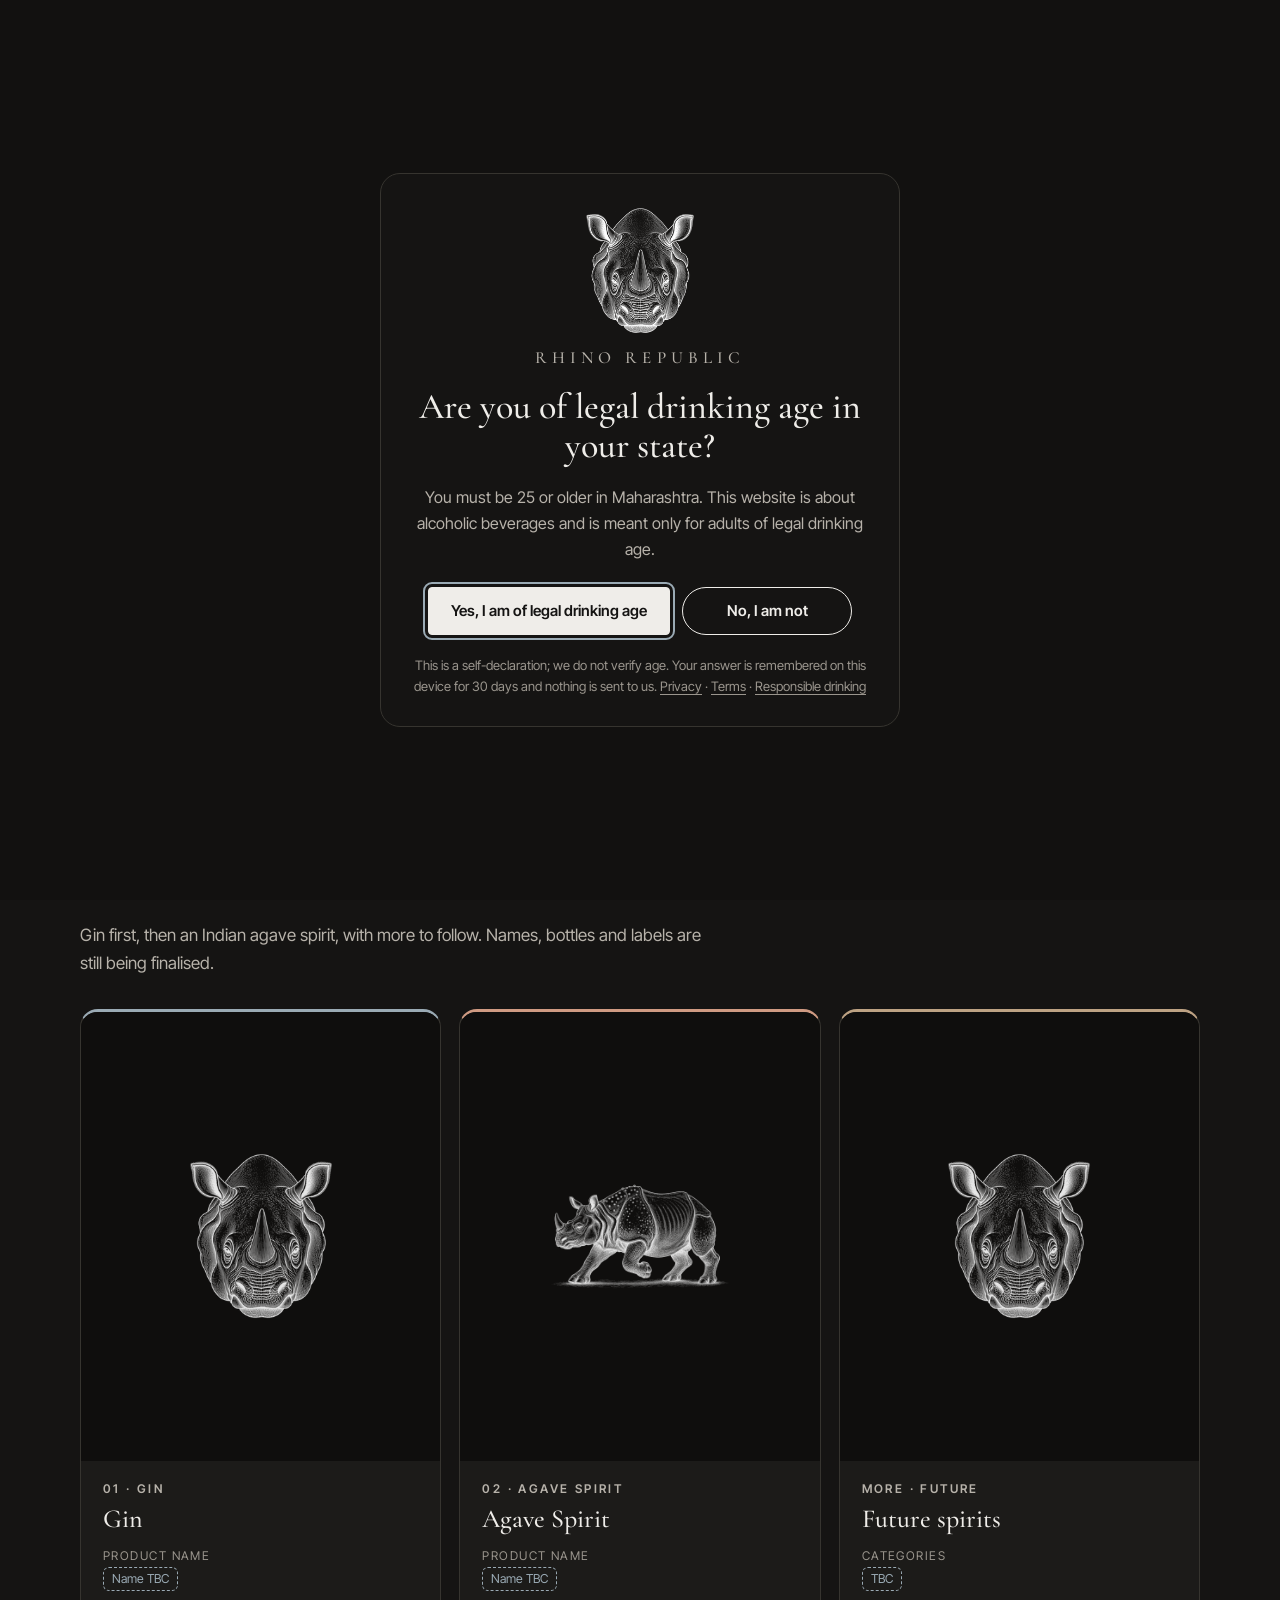
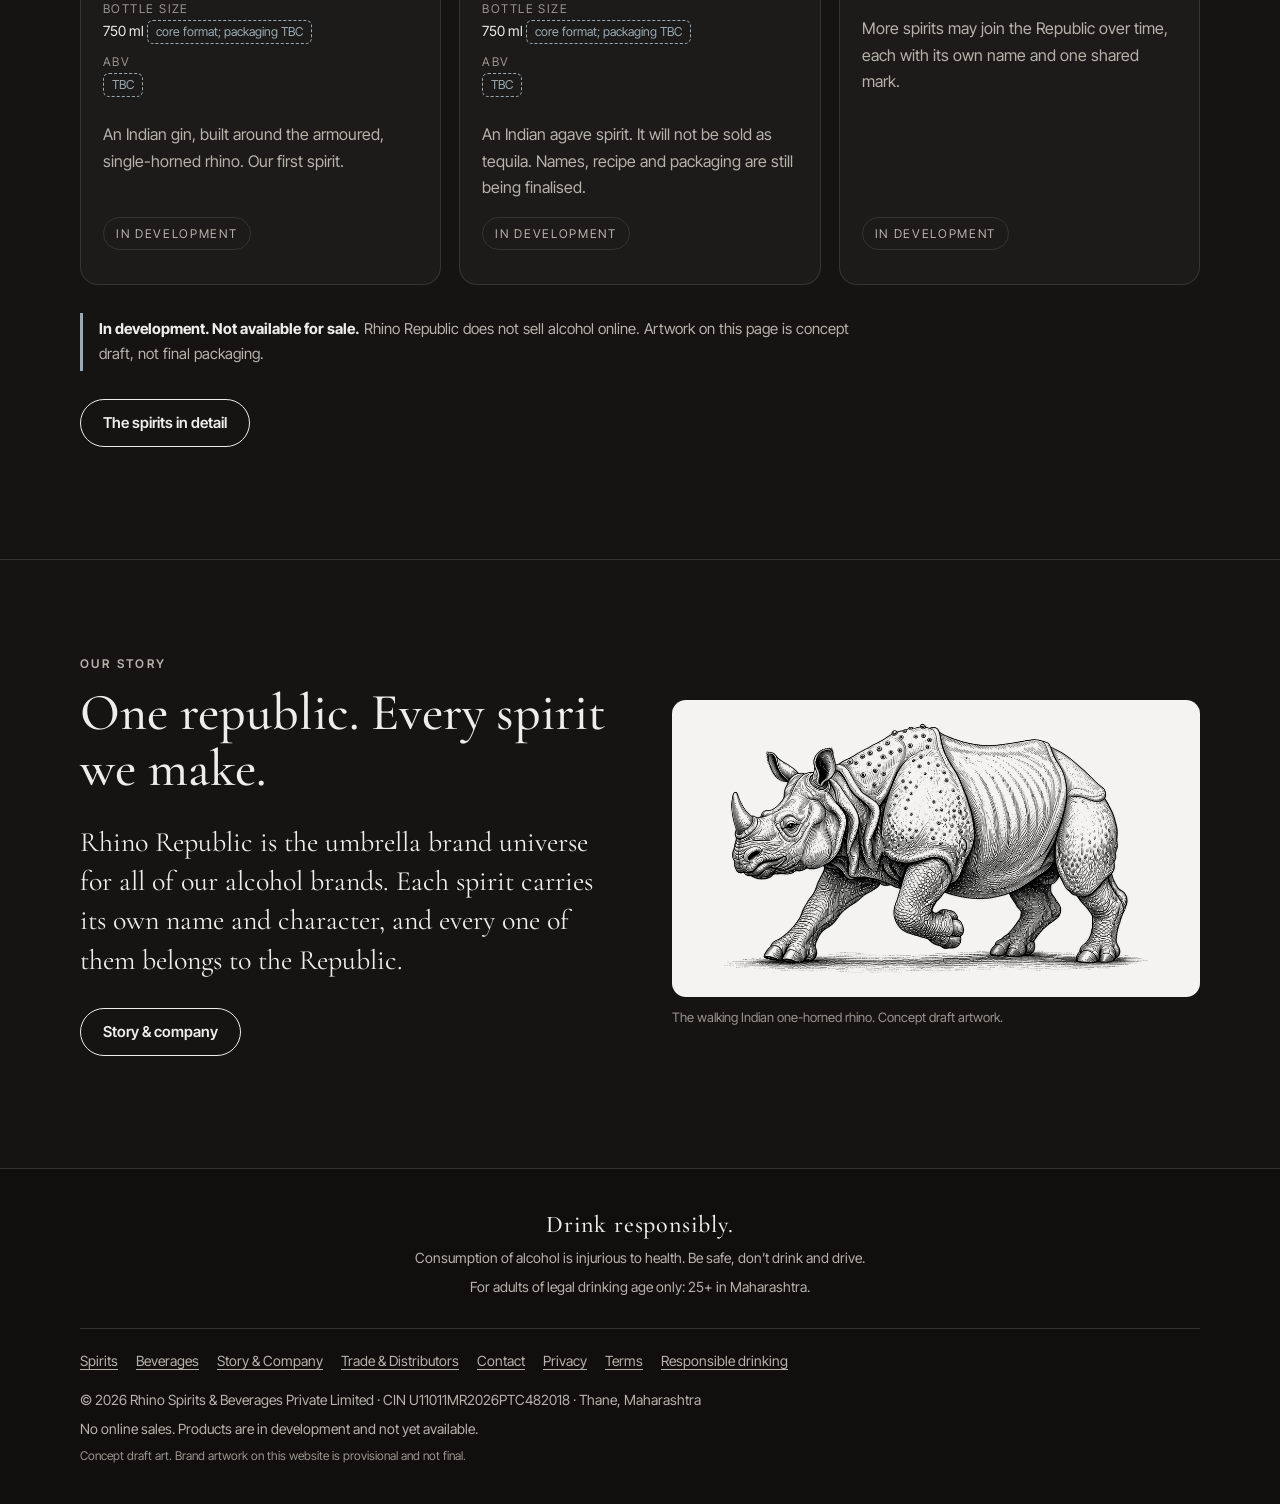
<file: index.html>
<!doctype html>
<html lang="en-IN">
<head>
<meta charset="utf-8">
<meta name="viewport" content="width=device-width, initial-scale=1">
<meta name="robots" content="noindex, nofollow">
<title>Rhino Republic | Rhino Spirits &amp; Beverages Pvt Ltd</title>
<meta name="description" content="Rhino Republic is the brand universe of Rhino Spirits &amp; Beverages Private Limited, Thane. Spirits in development. No online sales.">
<meta name="theme-color" content="#151413">
<meta property="og:title" content="Rhino Republic | Rhino Spirits &amp; Beverages Pvt Ltd">
<meta property="og:description" content="Rhino Republic is the brand universe of Rhino Spirits &amp; Beverages Private Limited, Thane. Spirits in development. No online sales.">
<meta property="og:image" content="assets/img/og-image.jpg">
<meta property="og:type" content="website">
<meta name="twitter:card" content="summary_large_image">
<link rel="icon" type="image/png" href="assets/img/favicon.png">
<link rel="apple-touch-icon" href="assets/img/apple-touch-icon.png">
<link rel="preload" href="assets/fonts/CormorantGaramond-var-latin.woff2" as="font" type="font/woff2" crossorigin>
<link rel="preload" href="assets/fonts/InterTight-var-latin.woff2" as="font" type="font/woff2" crossorigin>
<link rel="preload" href="assets/img/bottles-crop-640.webp" as="image" type="image/webp" imagesrcset="assets/img/bottles-crop-480.webp 480w, assets/img/bottles-crop-640.webp 640w, assets/img/bottles-crop-1000.webp 1000w" imagesizes="(min-width: 1000px) 560px, 100vw">
<link rel="stylesheet" href="css/site.css">
<script src="js/gate-check.js"></script>
</head>
<body class="gated">
<div class="gate" id="gate" role="dialog" aria-modal="true" aria-labelledby="gate-title" aria-describedby="gate-desc">
  <div class="gate__card">
    <picture><source type="image/webp" srcset="assets/img/rhino-head-light-128.webp 128w, assets/img/rhino-head-light-256.webp 256w, assets/img/rhino-head-light-512.webp 512w" sizes="120px"><img class="gate__mark" src="assets/img/rhino-head-light-256.png" srcset="assets/img/rhino-head-light-128.png 128w, assets/img/rhino-head-light-256.png 256w, assets/img/rhino-head-light-512.png 512w" sizes="120px" width="225" height="256" alt="Rhino Republic rhino head mark"></picture>
    <p class="gate__brand">Rhino Republic</p>
    <h1 class="gate__title" id="gate-title">Are you of legal drinking age in your state?</h1>
    <p class="gate__desc" id="gate-desc">You must be 25 or older in Maharashtra. This website is about alcoholic beverages and is meant only for adults of legal drinking age.</p>
    <div class="gate__actions">
      <button type="button" class="btn btn--solid" id="gate-yes">Yes, I am of legal drinking age</button>
      <a class="btn btn--ghost" id="gate-no" href="not-of-age.html">No, I am not</a>
    </div>
    <noscript><p class="gate__note">Please enable JavaScript to confirm your age and enter this site.</p></noscript>
    <p class="gate__fine">This is a self-declaration; we do not verify age. Your answer is remembered on this device for 30 days and nothing is sent to us. <a href="privacy.html">Privacy</a> &middot; <a href="terms.html">Terms</a> &middot; <a href="responsible-drinking.html">Responsible drinking</a></p>
  </div>
</div>
<a class="skip" href="#main">Skip to content</a>
<header class="top" id="top">
  <div class="wrap top__in">
    <a class="logo" href="index.html" aria-label="Rhino Republic home">
      <picture><source type="image/webp" srcset="assets/img/rhino-head-light-128.webp 128w, assets/img/rhino-head-light-256.webp 256w" sizes="36px"><img src="assets/img/rhino-head-light-256.png" srcset="assets/img/rhino-head-light-128.png 128w, assets/img/rhino-head-light-256.png 256w" sizes="36px" width="113" height="128" alt=""></picture><span>Rhino Republic</span>
    </a>
    <nav aria-label="Main">
      <ul class="nav-inline"><li><a href="index.html" aria-current="page">Home</a></li><li><a href="spirits.html">Spirits</a></li><li><a href="beverages.html">Beverages</a></li><li><a href="story.html">Story &amp; Company</a></li><li><a href="trade.html">Trade</a></li><li><a href="contact.html">Contact</a></li></ul>
      <details class="menu"><summary>Menu</summary><ul class="nav"><li><a href="index.html" aria-current="page">Home</a></li><li><a href="spirits.html">Spirits</a></li><li><a href="beverages.html">Beverages</a></li><li><a href="story.html">Story &amp; Company</a></li><li><a href="trade.html">Trade</a></li><li><a href="contact.html">Contact</a></li></ul></details>
    </nav>
  </div>
</header>
<main id="main">
<section class="hero" aria-labelledby="hero-title">
  <div class="wrap hero__in">
    <div>
      <p class="eyebrow">Rhino Spirits &amp; Beverages Pvt Ltd</p>
      <h1 id="hero-title" class="hero__title">Rhino<br>Republic</h1>
      <p class="hero__lede">The brand universe for our spirits, built around the Indian one-horned rhino.</p>
      <p class="hero__line">Unhurried. Unbothered. Unmistakable.</p>
      <p class="notice"><span class="notice__dot" aria-hidden="true"></span>Our spirits are in development and not available for sale.</p>
      <div class="btns"><a class="btn btn--solid" href="spirits.html">See the spirits</a><a class="btn btn--ghost" href="story.html">Our story</a></div>
    </div>
    <figure class="hero__media">
      <img src="assets/img/bottles-crop-640.webp" srcset="assets/img/bottles-crop-480.webp 480w, assets/img/bottles-crop-640.webp 640w, assets/img/bottles-crop-1000.webp 1000w" sizes="(min-width: 1000px) 560px, 100vw" width="1000" height="857" fetchpriority="high" alt="Two Rhino Republic concept bottles with paper labels: one shows an engraved front-facing rhino head, the other an engraved walking rhino">
      <figcaption>Concept bottle artwork. Final bottle and label design is in development.</figcaption>
    </figure>
  </div>
</section>
<section class="section" aria-labelledby="spirits-title">
  <div class="wrap">
    <p class="eyebrow">Spirits</p>
    <h2 id="spirits-title">Citizens of the Republic</h2>
    <p class="lede">Gin first, then an Indian agave spirit, with more to follow. Names, bottles and labels are still being finalised.</p>
    <ul class="cards" role="list">
  <li class="card card--slate">
    <div class="card__img card__img--mark"><picture><source type="image/webp" srcset="assets/img/rhino-head-light-256.webp 256w, assets/img/rhino-head-light-512.webp 512w" sizes="180px"><img src="assets/img/rhino-head-light-256.png" srcset="assets/img/rhino-head-light-256.png 256w, assets/img/rhino-head-light-512.png 512w" sizes="180px" width="225" height="256" alt="Rhino Republic rhino head mark" loading="lazy" decoding="async"></picture></div>
    <div class="card__body">
      <p class="card__no">01 &middot; Gin</p>
      <h3>Gin</h3>
      <dl>
        <dt>Product name</dt><dd><span class="ph">Name TBC</span></dd>
        <dt>Bottle size</dt><dd>750 ml <span class="ph">core format; packaging TBC</span></dd>
        <dt>ABV</dt><dd><span class="ph">TBC</span></dd>
      </dl>
      <p>An Indian gin, built around the armoured, single-horned rhino. Our first spirit.</p>
      <p class="tag">In development</p>
    </div>
  </li>
  <li class="card card--clay">
    <div class="card__img card__img--mark"><picture><source type="image/webp" srcset="assets/img/rhino-side-light-512.webp 512w, assets/img/rhino-side-light-1024.webp 1024w" sizes="220px"><img src="assets/img/rhino-side-light-512.png" srcset="assets/img/rhino-side-light-512.png 512w, assets/img/rhino-side-light-1024.png 1024w" sizes="220px" width="512" height="288" alt="Engraved illustration of an Indian one-horned rhino walking" loading="lazy" decoding="async"></picture></div>
    <div class="card__body">
      <p class="card__no">02 &middot; Agave Spirit</p>
      <h3>Agave Spirit</h3>
      <dl>
        <dt>Product name</dt><dd><span class="ph">Name TBC</span></dd>
        <dt>Bottle size</dt><dd>750 ml <span class="ph">core format; packaging TBC</span></dd>
        <dt>ABV</dt><dd><span class="ph">TBC</span></dd>
      </dl>
      <p>An Indian agave spirit. It will not be sold as tequila. Names, recipe and packaging are still being finalised.</p>
      <p class="tag">In development</p>
    </div>
  </li>
  <li class="card card--earth">
    <div class="card__img card__img--mark"><picture><source type="image/webp" srcset="assets/img/rhino-head-light-256.webp 256w, assets/img/rhino-head-light-512.webp 512w" sizes="180px"><img src="assets/img/rhino-head-light-256.png" srcset="assets/img/rhino-head-light-256.png 256w, assets/img/rhino-head-light-512.png 512w" sizes="180px" width="225" height="256" alt="Rhino Republic rhino head mark" loading="lazy" decoding="async"></picture></div>
    <div class="card__body">
      <p class="card__no">More &middot; Future</p>
      <h3>Future spirits</h3>
      <dl><dt>Categories</dt><dd><span class="ph">TBC</span></dd></dl>
      <p>More spirits may join the Republic over time, each with its own name and one shared mark.</p>
      <p class="tag">In development</p>
    </div>
  </li>
</ul>
    <p class="note"><strong>In development. Not available for sale.</strong> Rhino Republic does not sell alcohol online. Artwork on this page is concept draft, not final packaging.</p>
    <p class="more"><a class="btn btn--ghost" href="spirits.html">The spirits in detail</a></p>
  </div>
</section>
<section class="section" aria-labelledby="story-title">
  <div class="wrap split">
    <div>
      <p class="eyebrow">Our story</p>
      <h2 id="story-title">One republic. Every spirit we make.</h2>
      <p class="big">Rhino Republic is the umbrella brand universe for all of our alcohol brands. Each spirit carries its own name and character, and every one of them belongs to the Republic.</p>
      <p><a class="btn btn--ghost" href="story.html">Story &amp; company</a></p>
    </div>
    <figure class="plate">
      <picture><source type="image/webp" srcset="assets/img/rhino-side-ink-512.webp 512w, assets/img/rhino-side-ink-1024.webp 1024w, assets/img/rhino-side-ink-2048.webp 2048w" sizes="(min-width:1000px) 560px, 100vw"><img src="assets/img/rhino-side-ink-512.png" srcset="assets/img/rhino-side-ink-512.png 512w, assets/img/rhino-side-ink-1024.png 1024w" sizes="(min-width:1000px) 560px, 100vw" width="2048" height="1152" alt="Engraved illustration of an Indian one-horned rhino walking" loading="lazy" decoding="async"></picture>
      <figcaption>The walking Indian one-horned rhino. Concept draft artwork.</figcaption>
    </figure>
  </div>
</section>
</main>
<footer class="foot">
  <div class="wrap">
    <div class="foot__warn">
      <p class="foot__drink">Drink responsibly.</p>
      <p>Consumption of alcohol is injurious to health. Be safe, don&rsquo;t drink and drive.</p>
      <p>For adults of legal drinking age only: 25+ in Maharashtra.</p>
    </div>
    <ul class="foot__links">
      <li><a href="spirits.html">Spirits</a></li><li><a href="beverages.html">Beverages</a></li><li><a href="story.html">Story &amp; Company</a></li><li><a href="trade.html">Trade &amp; Distributors</a></li><li><a href="contact.html">Contact</a></li><li><a href="privacy.html">Privacy</a></li><li><a href="terms.html">Terms</a></li><li><a href="responsible-drinking.html">Responsible drinking</a></li>
    </ul>
    <p>&copy; 2026 Rhino Spirits &amp; Beverages Private Limited &middot; CIN U11011MR2026PTC482018 &middot; Thane, Maharashtra</p>
    <p>No online sales. Products are in development and not yet available.</p>
    <p class="foot__art">Concept draft art. Brand artwork on this website is provisional and not final.</p>
  </div>
</footer>
<script src="js/site.js" defer></script>
</body>
</html>
</file>
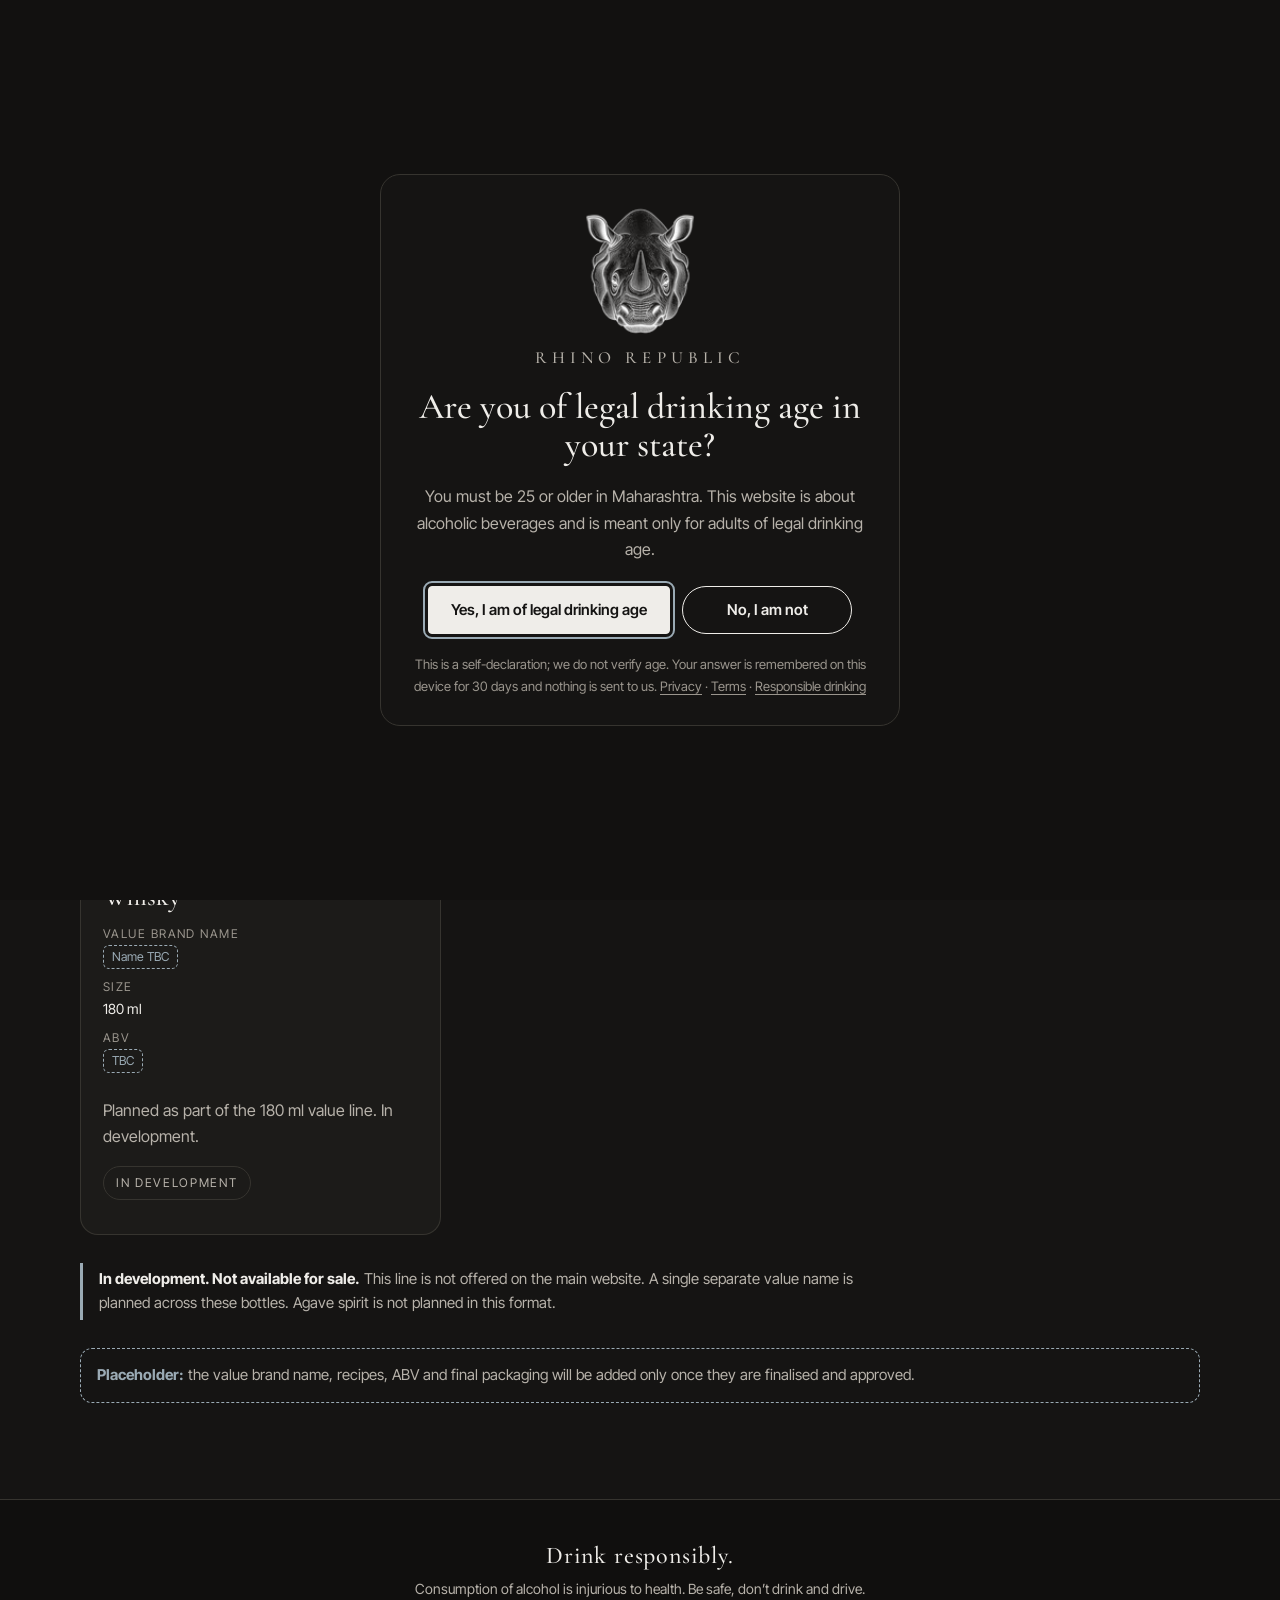
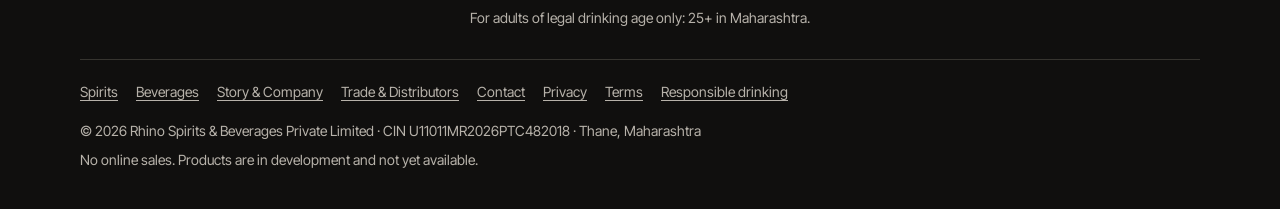
<file: v180/index.html>
<!doctype html>
<html lang="en-IN">
<head>
<meta charset="utf-8">
<meta name="viewport" content="width=device-width, initial-scale=1">
<meta name="robots" content="noindex, nofollow">
<title>Value line | Rhino Spirits &amp; Beverages Pvt Ltd</title>
<meta name="description" content="A value line of 180 ml plastic quarter bottles, in development. Not available for sale. Not part of the premium range.">
<meta name="theme-color" content="#151413">
<meta property="og:title" content="Value line | Rhino Spirits &amp; Beverages Pvt Ltd">
<meta property="og:description" content="A value line of 180 ml plastic quarter bottles, in development. Not available for sale. Not part of the premium range.">
<meta property="og:image" content="../assets/img/og-image.jpg">
<meta property="og:type" content="website">
<meta name="twitter:card" content="summary_large_image">
<link rel="icon" type="image/png" href="../assets/img/favicon.png">
<link rel="apple-touch-icon" href="../assets/img/apple-touch-icon.png">
<link rel="preload" href="../assets/fonts/CormorantGaramond-var-latin.woff2" as="font" type="font/woff2" crossorigin>
<link rel="preload" href="../assets/fonts/InterTight-var-latin.woff2" as="font" type="font/woff2" crossorigin>
<link rel="stylesheet" href="../css/site.css">
<script src="../js/gate-check.js"></script>
</head>
<body class="gated">
<div class="gate" id="gate" role="dialog" aria-modal="true" aria-labelledby="gate-title" aria-describedby="gate-desc">
  <div class="gate__card">
    <picture><source type="image/webp" srcset="../assets/img/rhino-head-light-128.webp 128w, ../assets/img/rhino-head-light-256.webp 256w, ../assets/img/rhino-head-light-512.webp 512w" sizes="120px"><img class="gate__mark" src="../assets/img/rhino-head-light-256.png" srcset="../assets/img/rhino-head-light-128.png 128w, ../assets/img/rhino-head-light-256.png 256w, ../assets/img/rhino-head-light-512.png 512w" sizes="120px" width="225" height="256" alt="Rhino Republic rhino head mark"></picture>
    <p class="gate__brand">Rhino Republic</p>
    <h1 class="gate__title" id="gate-title">Are you of legal drinking age in your state?</h1>
    <p class="gate__desc" id="gate-desc">You must be 25 or older in Maharashtra. This website is about alcoholic beverages and is meant only for adults of legal drinking age.</p>
    <div class="gate__actions">
      <button type="button" class="btn btn--solid" id="gate-yes">Yes, I am of legal drinking age</button>
      <a class="btn btn--ghost" id="gate-no" href="../not-of-age.html">No, I am not</a>
    </div>
    <noscript><p class="gate__note">Please enable JavaScript to confirm your age and enter this site.</p></noscript>
    <p class="gate__fine">This is a self-declaration; we do not verify age. Your answer is remembered on this device for 30 days and nothing is sent to us. <a href="../privacy.html">Privacy</a> &middot; <a href="../terms.html">Terms</a> &middot; <a href="../responsible-drinking.html">Responsible drinking</a></p>
  </div>
</div>
<a class="skip" href="#main">Skip to content</a>
<header class="top" id="top">
  <div class="wrap top__in">
    <a class="logo" href="../index.html" aria-label="Rhino Republic home">
      <picture><source type="image/webp" srcset="../assets/img/rhino-head-light-128.webp 128w, ../assets/img/rhino-head-light-256.webp 256w" sizes="36px"><img src="../assets/img/rhino-head-light-256.png" srcset="../assets/img/rhino-head-light-128.png 128w, ../assets/img/rhino-head-light-256.png 256w" sizes="36px" width="113" height="128" alt=""></picture><span>Rhino Republic</span>
    </a>
    <nav aria-label="Main">
      <ul class="nav-inline"><li><a href="../index.html">Home</a></li><li><a href="../spirits.html">Spirits</a></li><li><a href="../beverages.html">Beverages</a></li><li><a href="../story.html">Story &amp; Company</a></li><li><a href="../trade.html">Trade</a></li><li><a href="../contact.html">Contact</a></li></ul>
      <details class="menu"><summary>Menu</summary><ul class="nav"><li><a href="../index.html">Home</a></li><li><a href="../spirits.html">Spirits</a></li><li><a href="../beverages.html">Beverages</a></li><li><a href="../story.html">Story &amp; Company</a></li><li><a href="../trade.html">Trade</a></li><li><a href="../contact.html">Contact</a></li></ul></details>
    </nav>
  </div>
</header>
<main id="main">
<section class="page-head"><div class="wrap">
  <p class="eyebrow">Value line</p>
  <h1>180 ml quarter bottles</h1>
  <p class="lede">A value line of 180 ml plastic quarter bottles is in development. It is planned to use a separate value brand name, not Rhino Republic, and it is not part of the premium range. Names, recipes and packaging are not final. Not available for sale.</p>
</div></section>
<section class="section" aria-label="Value line in development"><div class="wrap">
  <ul class="cards" role="list">
    <li class="card card--slate"><div class="card__body">
      <p class="card__no">180 ml</p>
      <h3>Gin</h3>
      <dl><dt>Value brand name</dt><dd><span class="ph">Name TBC</span></dd><dt>Size</dt><dd>180 ml</dd><dt>ABV</dt><dd><span class="ph">TBC</span></dd></dl>
      <p>Planned as part of the 180 ml value line. In development.</p>
      <p class="tag">In development</p>
    </div></li>
    <li class="card card--clay"><div class="card__body">
      <p class="card__no">180 ml</p>
      <h3>Vodka</h3>
      <dl><dt>Value brand name</dt><dd><span class="ph">Name TBC</span></dd><dt>Size</dt><dd>180 ml</dd><dt>ABV</dt><dd><span class="ph">TBC</span></dd></dl>
      <p>Planned as part of the 180 ml value line. In development.</p>
      <p class="tag">In development</p>
    </div></li>
    <li class="card card--earth"><div class="card__body">
      <p class="card__no">180 ml</p>
      <h3>Rum</h3>
      <dl><dt>Value brand name</dt><dd><span class="ph">Name TBC</span></dd><dt>Size</dt><dd>180 ml</dd><dt>ABV</dt><dd><span class="ph">TBC</span></dd></dl>
      <p>Planned as part of the 180 ml value line. In development.</p>
      <p class="tag">In development</p>
    </div></li>
    <li class="card card--slate"><div class="card__body">
      <p class="card__no">180 ml</p>
      <h3>Whisky</h3>
      <dl><dt>Value brand name</dt><dd><span class="ph">Name TBC</span></dd><dt>Size</dt><dd>180 ml</dd><dt>ABV</dt><dd><span class="ph">TBC</span></dd></dl>
      <p>Planned as part of the 180 ml value line. In development.</p>
      <p class="tag">In development</p>
    </div></li>
  </ul>
  <p class="note"><strong>In development. Not available for sale.</strong> This line is not offered on the main website. A single separate value name is planned across these bottles. Agave spirit is not planned in this format.</p>
  <div class="ph-block more"><strong>Placeholder:</strong> the value brand name, recipes, ABV and final packaging will be added only once they are finalised and approved.</div>
</div></section>
</main>
<footer class="foot">
  <div class="wrap">
    <div class="foot__warn">
      <p class="foot__drink">Drink responsibly.</p>
      <p>Consumption of alcohol is injurious to health. Be safe, don&rsquo;t drink and drive.</p>
      <p>For adults of legal drinking age only: 25+ in Maharashtra.</p>
    </div>
    <ul class="foot__links">
      <li><a href="../spirits.html">Spirits</a></li><li><a href="../beverages.html">Beverages</a></li><li><a href="../story.html">Story &amp; Company</a></li><li><a href="../trade.html">Trade &amp; Distributors</a></li><li><a href="../contact.html">Contact</a></li><li><a href="../privacy.html">Privacy</a></li><li><a href="../terms.html">Terms</a></li><li><a href="../responsible-drinking.html">Responsible drinking</a></li>
    </ul>
    <p>&copy; 2026 Rhino Spirits &amp; Beverages Private Limited &middot; CIN U11011MR2026PTC482018 &middot; Thane, Maharashtra</p>
    <p>No online sales. Products are in development and not yet available.</p>
  </div>
</footer>
<script src="../js/site.js" defer></script>
</body>
</html>
</file>
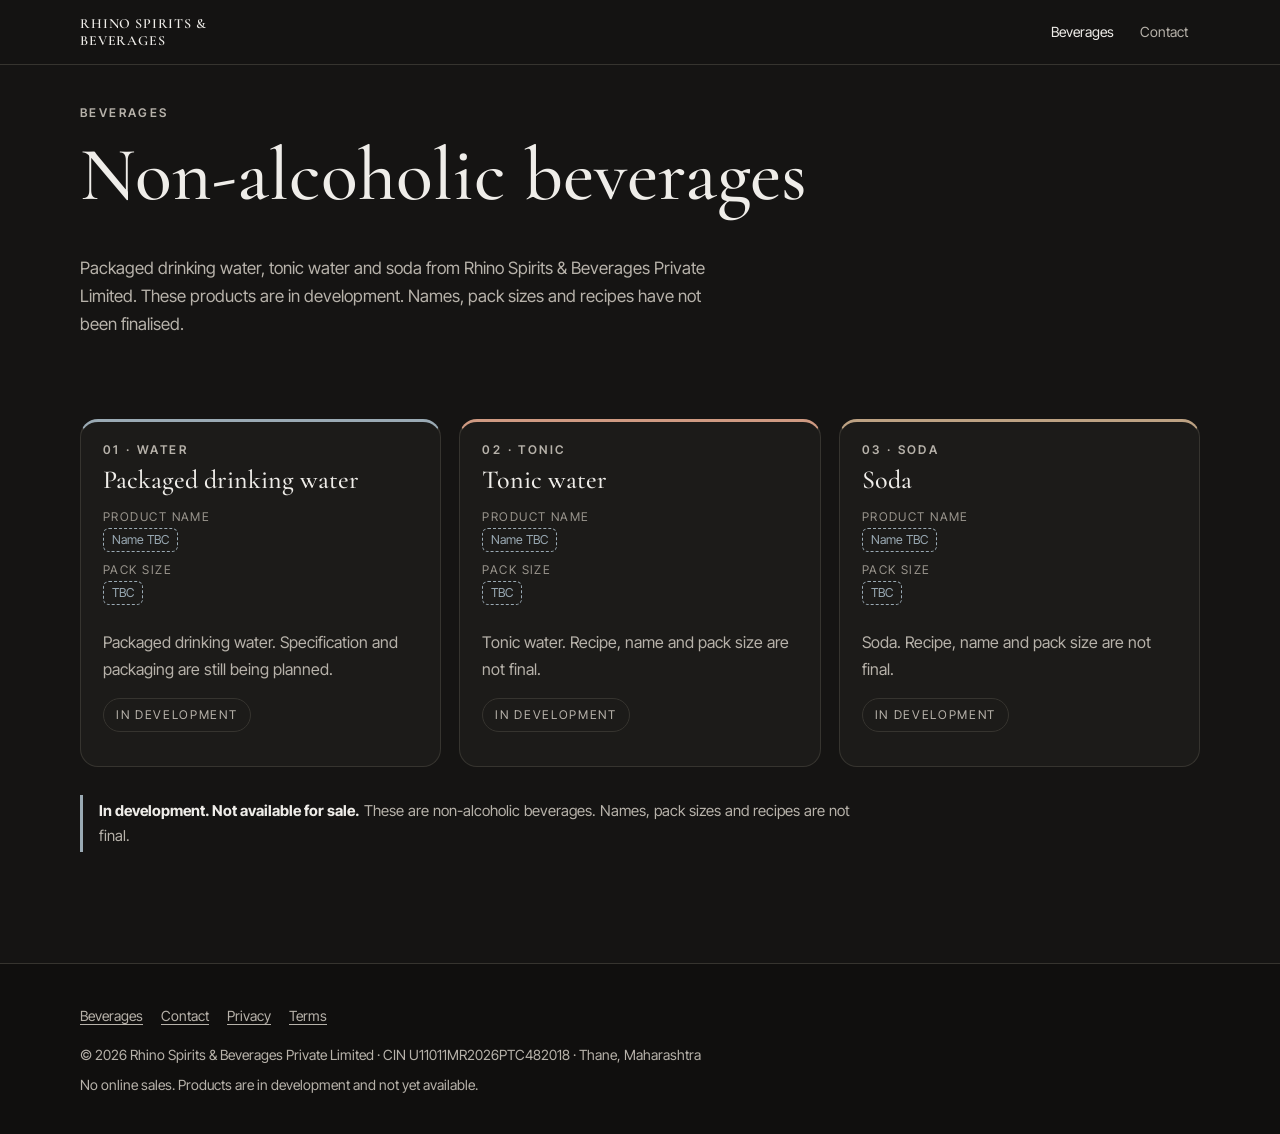
<file: beverages.html>
<!doctype html>
<html lang="en-IN">
<head>
<meta charset="utf-8">
<meta name="viewport" content="width=device-width, initial-scale=1">
<meta name="robots" content="noindex, nofollow">
<title>Beverages | Rhino Spirits &amp; Beverages Pvt Ltd</title>
<meta name="description" content="Packaged drinking water, tonic water and soda from Rhino Spirits &amp; Beverages Private Limited. In development. Not available for sale.">
<meta name="theme-color" content="#151413">
<meta property="og:title" content="Beverages | Rhino Spirits &amp; Beverages Pvt Ltd">
<meta property="og:description" content="Packaged drinking water, tonic water and soda from Rhino Spirits &amp; Beverages Private Limited. In development. Not available for sale.">
<meta property="og:image" content="assets/img/og-image.jpg">
<meta property="og:type" content="website">
<meta name="twitter:card" content="summary_large_image">
<link rel="icon" type="image/png" href="assets/img/favicon.png">
<link rel="apple-touch-icon" href="assets/img/apple-touch-icon.png">
<link rel="preload" href="assets/fonts/CormorantGaramond-var-latin.woff2" as="font" type="font/woff2" crossorigin>
<link rel="preload" href="assets/fonts/InterTight-var-latin.woff2" as="font" type="font/woff2" crossorigin>
<link rel="stylesheet" href="css/site.css">
</head>
<body>
<a class="skip" href="#main">Skip to content</a>
<header class="top" id="top">
  <div class="wrap top__in">
    <a class="logo logo--text" href="beverages.html" aria-label="Beverages, Rhino Spirits &amp; Beverages">
      <span>Rhino Spirits &amp; Beverages</span>
    </a>
    <nav aria-label="Main">
      <ul class="nav-inline"><li><a href="beverages.html" aria-current="page">Beverages</a></li><li><a href="contact.html">Contact</a></li></ul>
      <details class="menu"><summary>Menu</summary><ul class="nav"><li><a href="beverages.html" aria-current="page">Beverages</a></li><li><a href="contact.html">Contact</a></li></ul></details>
    </nav>
  </div>
</header>
<main id="main">
<section class="page-head"><div class="wrap">
  <p class="eyebrow">Beverages</p>
  <h1>Non-alcoholic beverages</h1>
  <p class="lede">Packaged drinking water, tonic water and soda from Rhino Spirits &amp; Beverages Private Limited. These products are in development. Names, pack sizes and recipes have not been finalised.</p>
</div></section>
<section class="section" aria-label="Beverages in development"><div class="wrap">
  <ul class="cards" role="list">
    <li class="card card--slate">
      <div class="card__body">
        <p class="card__no">01 &middot; Water</p>
        <h2>Packaged drinking water</h2>
        <dl>
          <dt>Product name</dt><dd><span class="ph">Name TBC</span></dd>
          <dt>Pack size</dt><dd><span class="ph">TBC</span></dd>
        </dl>
        <p>Packaged drinking water. Specification and packaging are still being planned.</p>
        <p class="tag">In development</p>
      </div>
    </li>
    <li class="card card--clay">
      <div class="card__body">
        <p class="card__no">02 &middot; Tonic</p>
        <h2>Tonic water</h2>
        <dl>
          <dt>Product name</dt><dd><span class="ph">Name TBC</span></dd>
          <dt>Pack size</dt><dd><span class="ph">TBC</span></dd>
        </dl>
        <p>Tonic water. Recipe, name and pack size are not final.</p>
        <p class="tag">In development</p>
      </div>
    </li>
    <li class="card card--earth">
      <div class="card__body">
        <p class="card__no">03 &middot; Soda</p>
        <h2>Soda</h2>
        <dl>
          <dt>Product name</dt><dd><span class="ph">Name TBC</span></dd>
          <dt>Pack size</dt><dd><span class="ph">TBC</span></dd>
        </dl>
        <p>Soda. Recipe, name and pack size are not final.</p>
        <p class="tag">In development</p>
      </div>
    </li>
  </ul>
  <p class="note"><strong>In development. Not available for sale.</strong> These are non-alcoholic beverages. Names, pack sizes and recipes are not final.</p>
</div></section>
</main>
<footer class="foot">
  <div class="wrap">
    <ul class="foot__links">
      <li><a href="beverages.html">Beverages</a></li><li><a href="contact.html">Contact</a></li><li><a href="privacy.html">Privacy</a></li><li><a href="terms.html">Terms</a></li>
    </ul>
    <p>&copy; 2026 Rhino Spirits &amp; Beverages Private Limited &middot; CIN U11011MR2026PTC482018 &middot; Thane, Maharashtra</p>
    <p>No online sales. Products are in development and not yet available.</p>
  </div>
</footer>
<script src="js/site.js" defer></script>
</body>
</html>
</file>
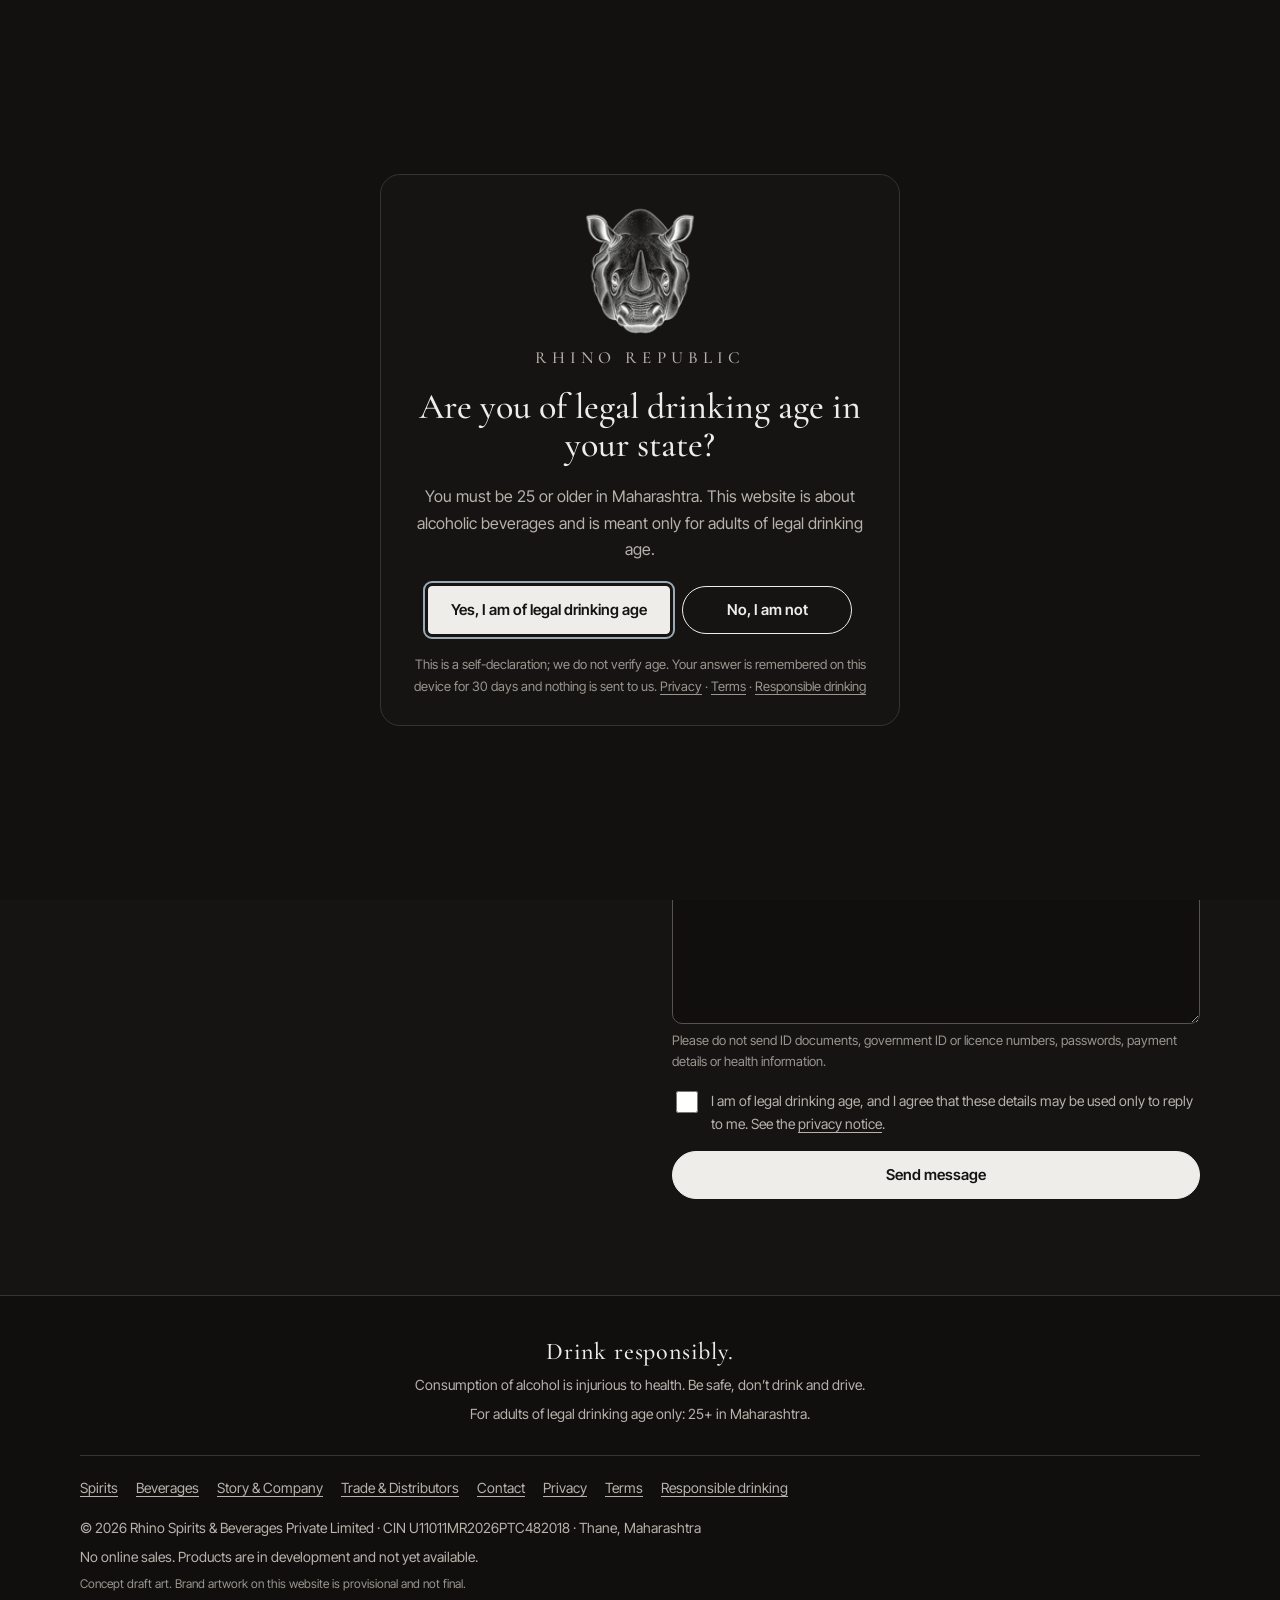
<file: contact.html>
<!doctype html>
<html lang="en-IN">
<head>
<meta charset="utf-8">
<meta name="viewport" content="width=device-width, initial-scale=1">
<meta name="robots" content="noindex, nofollow">
<title>Contact | Rhino Republic</title>
<meta name="description" content="Contact Rhino Spirits &amp; Beverages Private Limited, Thane.">
<meta name="theme-color" content="#151413">
<meta property="og:title" content="Contact | Rhino Republic">
<meta property="og:description" content="Contact Rhino Spirits &amp; Beverages Private Limited, Thane.">
<meta property="og:image" content="assets/img/og-image.jpg">
<meta property="og:type" content="website">
<meta name="twitter:card" content="summary_large_image">
<link rel="icon" type="image/png" href="assets/img/favicon.png">
<link rel="apple-touch-icon" href="assets/img/apple-touch-icon.png">
<link rel="preload" href="assets/fonts/CormorantGaramond-var-latin.woff2" as="font" type="font/woff2" crossorigin>
<link rel="preload" href="assets/fonts/InterTight-var-latin.woff2" as="font" type="font/woff2" crossorigin>
<link rel="stylesheet" href="css/site.css">
<script src="js/gate-check.js"></script>
</head>
<body class="gated">
<div class="gate" id="gate" role="dialog" aria-modal="true" aria-labelledby="gate-title" aria-describedby="gate-desc">
  <div class="gate__card">
    <picture><source type="image/webp" srcset="assets/img/rhino-head-light-128.webp 128w, assets/img/rhino-head-light-256.webp 256w, assets/img/rhino-head-light-512.webp 512w" sizes="120px"><img class="gate__mark" src="assets/img/rhino-head-light-256.png" srcset="assets/img/rhino-head-light-128.png 128w, assets/img/rhino-head-light-256.png 256w, assets/img/rhino-head-light-512.png 512w" sizes="120px" width="225" height="256" alt="Rhino Republic rhino head mark"></picture>
    <p class="gate__brand">Rhino Republic</p>
    <h1 class="gate__title" id="gate-title">Are you of legal drinking age in your state?</h1>
    <p class="gate__desc" id="gate-desc">You must be 25 or older in Maharashtra. This website is about alcoholic beverages and is meant only for adults of legal drinking age.</p>
    <div class="gate__actions">
      <button type="button" class="btn btn--solid" id="gate-yes">Yes, I am of legal drinking age</button>
      <a class="btn btn--ghost" id="gate-no" href="not-of-age.html">No, I am not</a>
    </div>
    <noscript><p class="gate__note">Please enable JavaScript to confirm your age and enter this site.</p></noscript>
    <p class="gate__fine">This is a self-declaration; we do not verify age. Your answer is remembered on this device for 30 days and nothing is sent to us. <a href="privacy.html">Privacy</a> &middot; <a href="terms.html">Terms</a> &middot; <a href="responsible-drinking.html">Responsible drinking</a></p>
  </div>
</div>
<a class="skip" href="#main">Skip to content</a>
<header class="top" id="top">
  <div class="wrap top__in">
    <a class="logo" href="index.html" aria-label="Rhino Republic home">
      <picture><source type="image/webp" srcset="assets/img/rhino-head-light-128.webp 128w, assets/img/rhino-head-light-256.webp 256w" sizes="36px"><img src="assets/img/rhino-head-light-256.png" srcset="assets/img/rhino-head-light-128.png 128w, assets/img/rhino-head-light-256.png 256w" sizes="36px" width="113" height="128" alt=""></picture><span>Rhino Republic</span>
    </a>
    <nav aria-label="Main">
      <ul class="nav-inline"><li><a href="index.html">Home</a></li><li><a href="spirits.html">Spirits</a></li><li><a href="beverages.html">Beverages</a></li><li><a href="story.html">Story &amp; Company</a></li><li><a href="trade.html">Trade</a></li><li><a href="contact.html" aria-current="page">Contact</a></li></ul>
      <details class="menu"><summary>Menu</summary><ul class="nav"><li><a href="index.html">Home</a></li><li><a href="spirits.html">Spirits</a></li><li><a href="beverages.html">Beverages</a></li><li><a href="story.html">Story &amp; Company</a></li><li><a href="trade.html">Trade</a></li><li><a href="contact.html" aria-current="page">Contact</a></li></ul></details>
    </nav>
  </div>
</header>
<main id="main">
<section class="page-head"><div class="wrap">
  <p class="eyebrow">Contact</p>
  <h1>Get in touch</h1>
  <p class="lede">For partnership, media and general enquiries. For distribution and licensed trade, please use the <a href="trade.html">trade enquiry page</a>.</p>
</div></section>
<section class="section"><div class="wrap split">
  <div>
    <dl class="facts">
      <div><dt>Company</dt><dd>Rhino Spirits &amp; Beverages Private Limited</dd></div>
      <div><dt>Registered office</dt><dd>Thane, Maharashtra, India</dd></div>
      <div><dt>Email</dt><dd><a href="mailto:charge@rhinospiritsandbeverages.com">charge@rhinospiritsandbeverages.com</a></dd></div>
    </dl>
  </div>
  <form class="form js-form" novalidate aria-labelledby="c-form-title">
    <h2 id="c-form-title">Send a message</h2>
    <p class="ph-block"><strong>Preview:</strong> this form is not connected yet. Nothing you type is sent or stored.</p>
    <div class="hp" aria-hidden="true"><label for="hp-website">Leave this field empty</label><input type="text" id="hp-website" name="website" tabindex="-1" autocomplete="off"></div>
    <div class="field"><label for="c-name">Your name</label><input id="c-name" name="name" autocomplete="name" required></div>
    <div class="field"><label for="c-email">Email</label><input id="c-email" name="email" type="email" autocomplete="email" required></div>
    <div class="field"><label for="c-topic">Topic</label>
      <select id="c-topic" name="topic" required><option value="">Select one</option><option>Partnership</option><option>Media</option><option>General</option></select></div>
    <div class="field"><label for="c-msg">Message</label><textarea id="c-msg" name="message" aria-describedby="c-msg-hint" required></textarea><small id="c-msg-hint">Please do not send ID documents, government ID or licence numbers, passwords, payment details or health information.</small></div>
    <label class="check"><input type="checkbox" name="consent" required> <span>I am of legal drinking age, and I agree that these details may be used only to reply to me. See the <a href="privacy.html">privacy notice</a>.</span></label>
    <button class="btn btn--solid" type="submit">Send message</button>
    <p class="form__status" role="status" hidden></p>
  </form>
</div></section>
</main>
<footer class="foot">
  <div class="wrap">
    <div class="foot__warn">
      <p class="foot__drink">Drink responsibly.</p>
      <p>Consumption of alcohol is injurious to health. Be safe, don&rsquo;t drink and drive.</p>
      <p>For adults of legal drinking age only: 25+ in Maharashtra.</p>
    </div>
    <ul class="foot__links">
      <li><a href="spirits.html">Spirits</a></li><li><a href="beverages.html">Beverages</a></li><li><a href="story.html">Story &amp; Company</a></li><li><a href="trade.html">Trade &amp; Distributors</a></li><li><a href="contact.html">Contact</a></li><li><a href="privacy.html">Privacy</a></li><li><a href="terms.html">Terms</a></li><li><a href="responsible-drinking.html">Responsible drinking</a></li>
    </ul>
    <p>&copy; 2026 Rhino Spirits &amp; Beverages Private Limited &middot; CIN U11011MR2026PTC482018 &middot; Thane, Maharashtra</p>
    <p>No online sales. Products are in development and not yet available.</p>
    <p class="foot__art">Concept draft art. Brand artwork on this website is provisional and not final.</p>
  </div>
</footer>
<script src="js/site.js" defer></script>
</body>
</html>
</file>
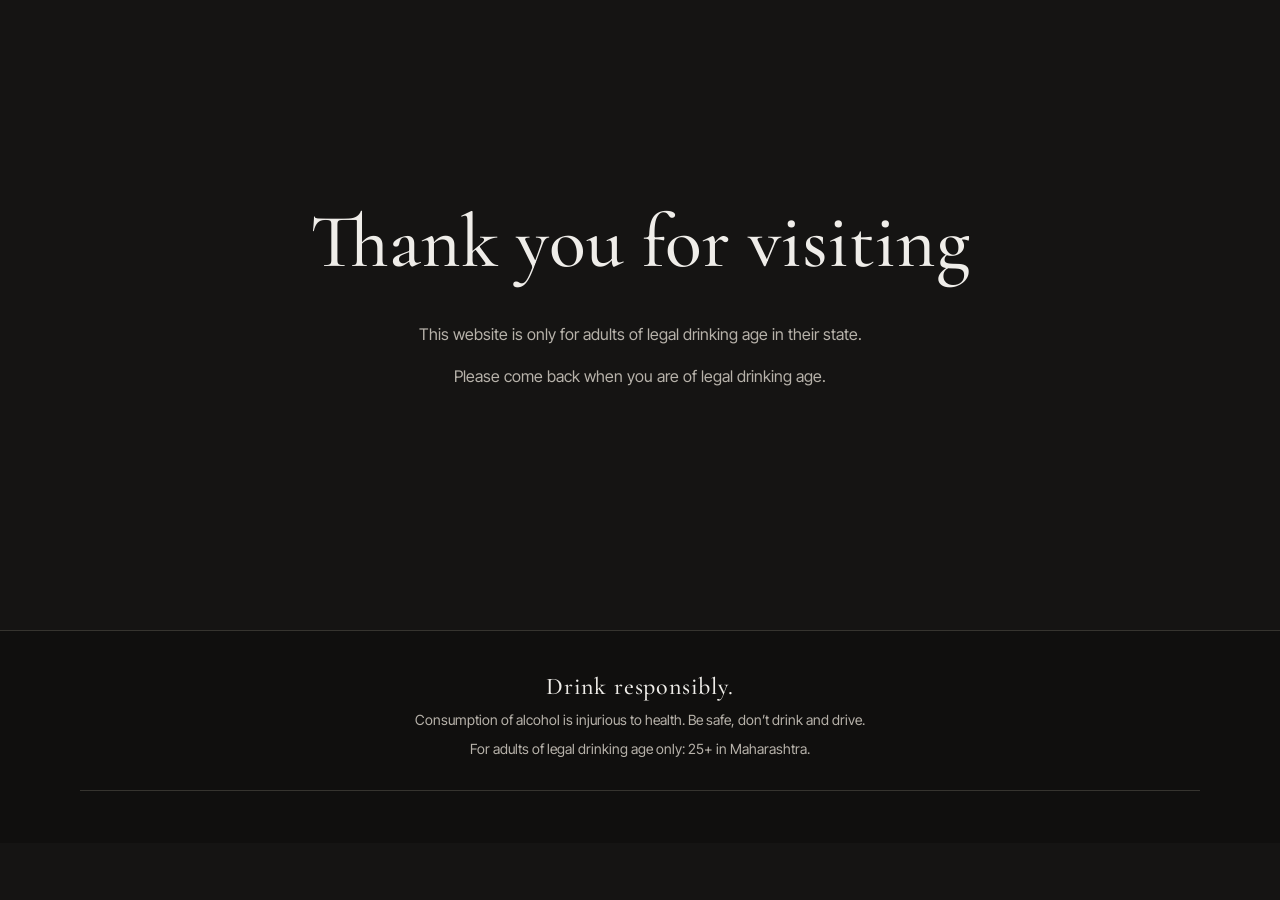
<file: not-of-age.html>
<!doctype html>
<html lang="en-IN">
<head>
<meta charset="utf-8">
<meta name="viewport" content="width=device-width, initial-scale=1">
<meta name="robots" content="noindex, nofollow">
<title>Thank you for visiting</title>
<meta name="description" content="This website is only for adults of legal drinking age.">
<meta name="theme-color" content="#151413">
<meta property="og:title" content="Thank you for visiting">
<meta property="og:description" content="This website is only for adults of legal drinking age.">
<meta property="og:image" content="assets/img/og-image.jpg">
<meta property="og:type" content="website">
<meta name="twitter:card" content="summary_large_image">
<link rel="icon" type="image/png" href="assets/img/favicon.png">
<link rel="apple-touch-icon" href="assets/img/apple-touch-icon.png">
<link rel="preload" href="assets/fonts/CormorantGaramond-var-latin.woff2" as="font" type="font/woff2" crossorigin>
<link rel="preload" href="assets/fonts/InterTight-var-latin.woff2" as="font" type="font/woff2" crossorigin>
<link rel="stylesheet" href="css/site.css">
</head>
<body>
<main id="main" class="neutral"><div class="wrap"><article class="doc">
<h1>Thank you for visiting</h1>
<p>This website is only for adults of legal drinking age in their state.</p>
<p>Please come back when you are of legal drinking age.</p>
</article></div></main>
<footer class="foot"><div class="wrap"><div class="foot__warn">
      <p class="foot__drink">Drink responsibly.</p>
      <p>Consumption of alcohol is injurious to health. Be safe, don&rsquo;t drink and drive.</p>
      <p>For adults of legal drinking age only: 25+ in Maharashtra.</p>
    </div></div></footer>
</body>
</html>
</file>
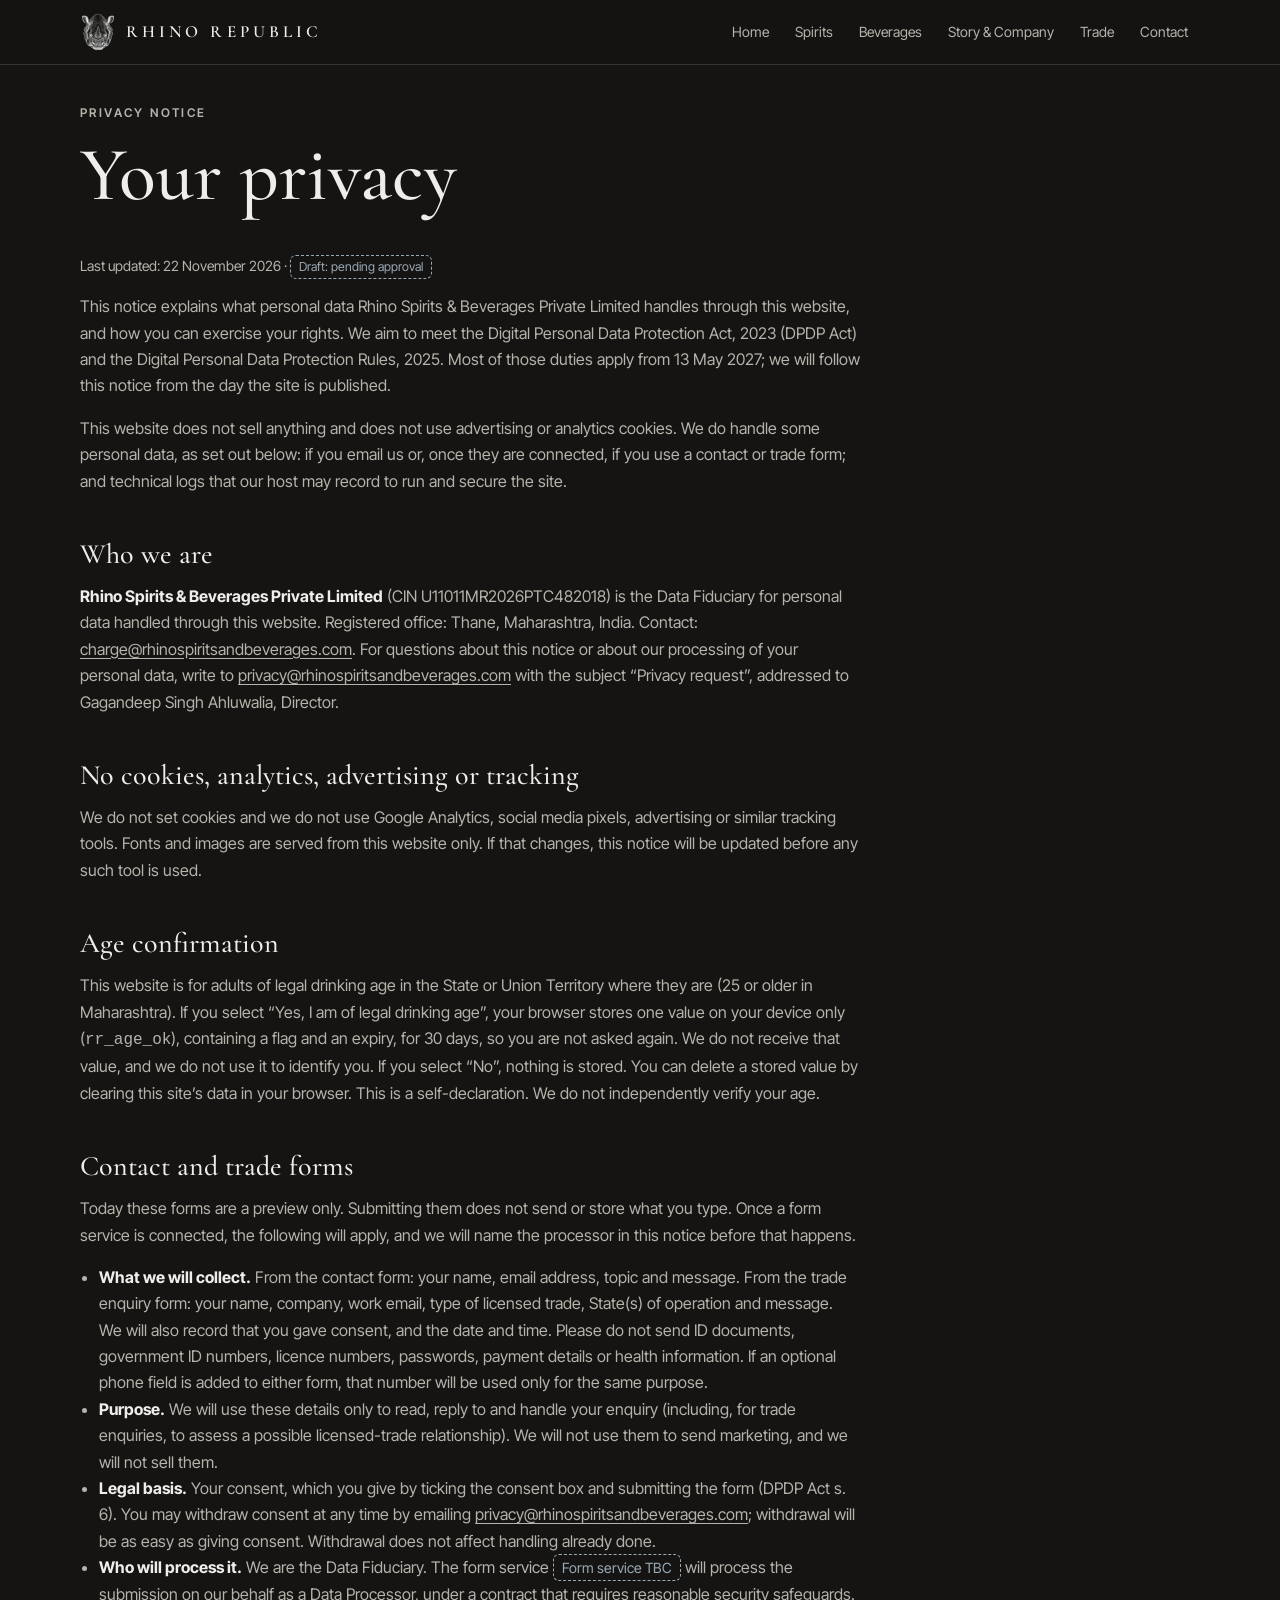
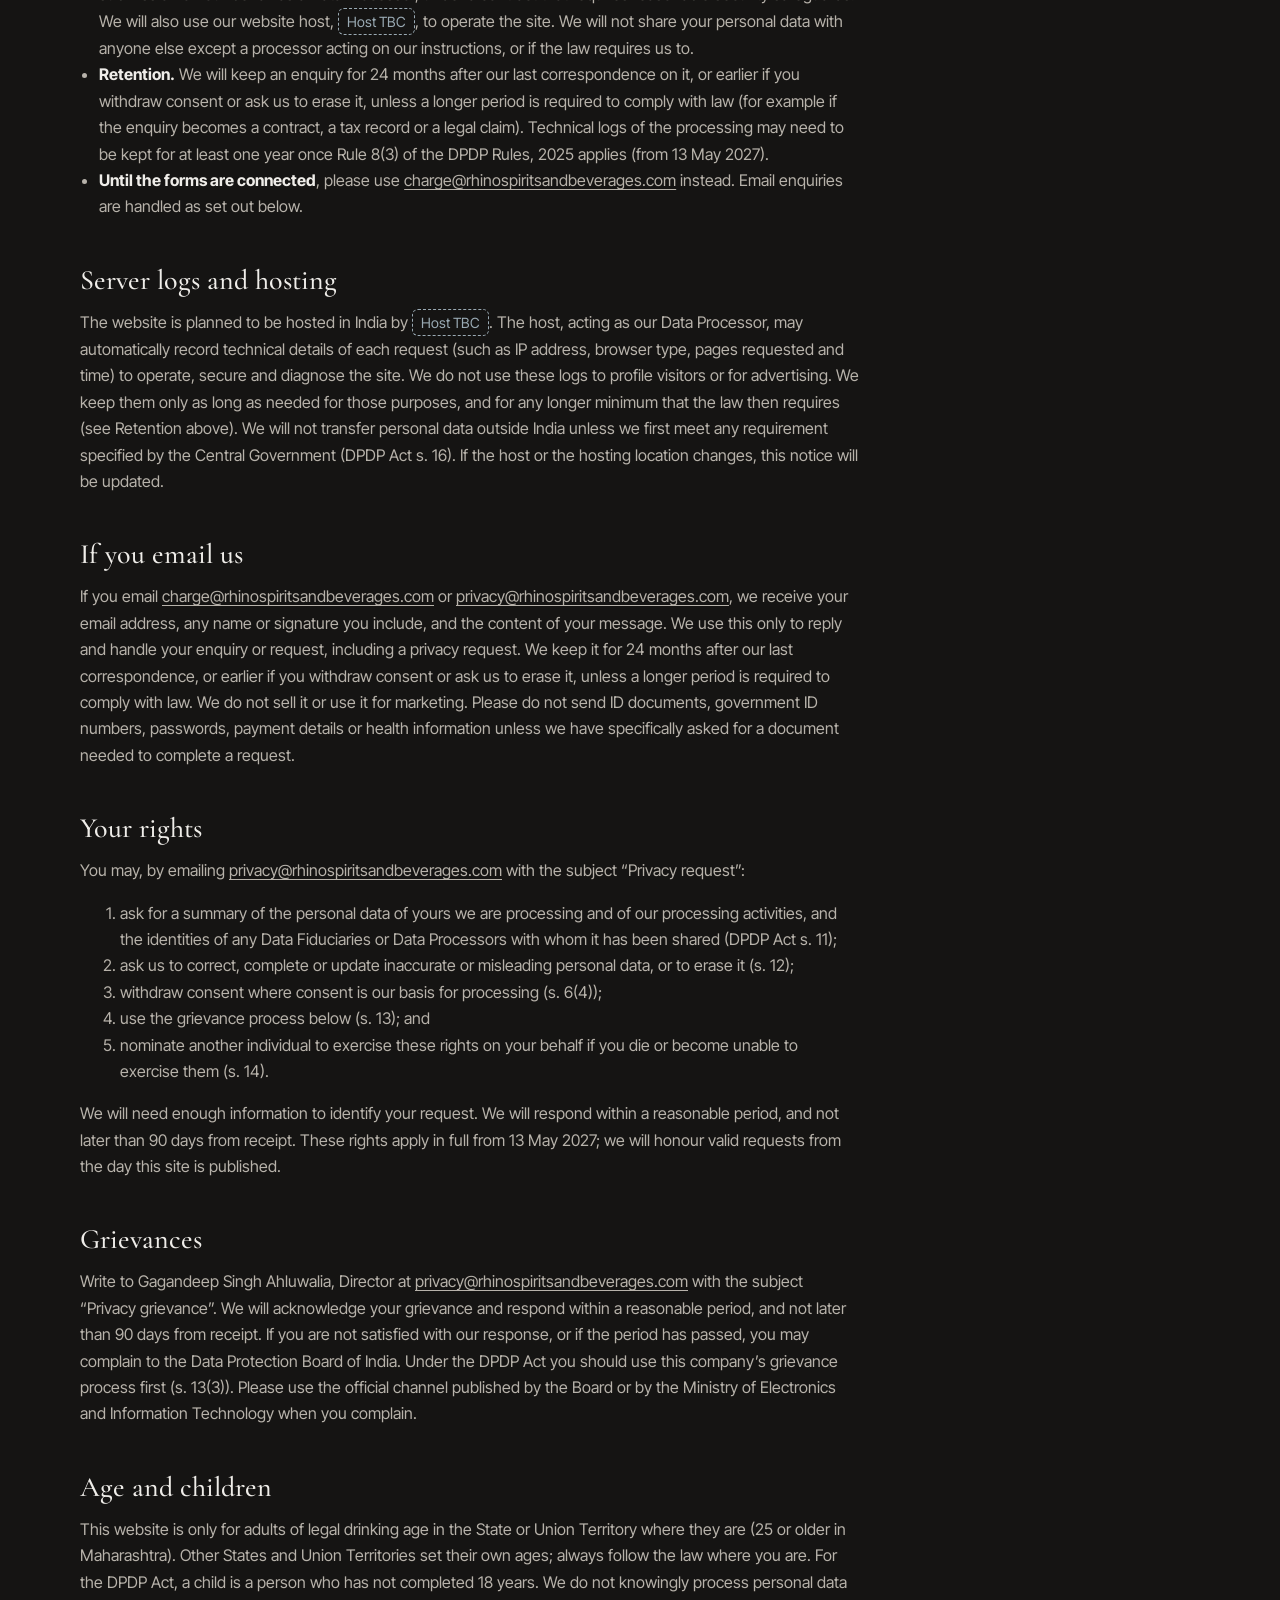
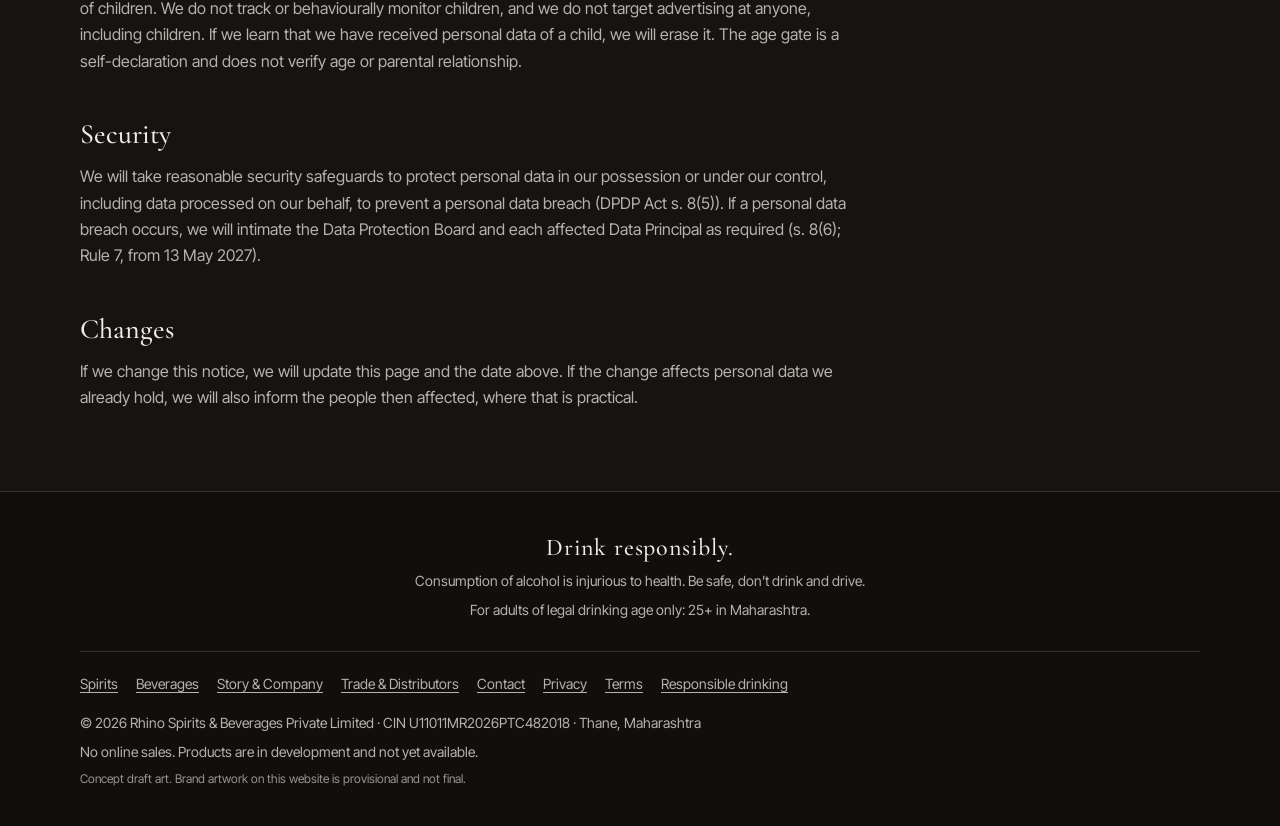
<file: privacy.html>
<!doctype html>
<html lang="en-IN">
<head>
<meta charset="utf-8">
<meta name="viewport" content="width=device-width, initial-scale=1">
<meta name="robots" content="noindex, nofollow">
<title>Privacy notice | Rhino Republic</title>
<meta name="description" content="Privacy notice for the Rhino Republic website, under the Digital Personal Data Protection Act, 2023.">
<meta name="theme-color" content="#151413">
<meta property="og:title" content="Privacy notice | Rhino Republic">
<meta property="og:description" content="Privacy notice for the Rhino Republic website, under the Digital Personal Data Protection Act, 2023.">
<meta property="og:image" content="assets/img/og-image.jpg">
<meta property="og:type" content="website">
<meta name="twitter:card" content="summary_large_image">
<link rel="icon" type="image/png" href="assets/img/favicon.png">
<link rel="apple-touch-icon" href="assets/img/apple-touch-icon.png">
<link rel="preload" href="assets/fonts/CormorantGaramond-var-latin.woff2" as="font" type="font/woff2" crossorigin>
<link rel="preload" href="assets/fonts/InterTight-var-latin.woff2" as="font" type="font/woff2" crossorigin>
<link rel="stylesheet" href="css/site.css">
</head>
<body>
<a class="skip" href="#main">Skip to content</a>
<header class="top" id="top">
  <div class="wrap top__in">
    <a class="logo" href="index.html" aria-label="Rhino Republic home">
      <picture><source type="image/webp" srcset="assets/img/rhino-head-light-128.webp 128w, assets/img/rhino-head-light-256.webp 256w" sizes="36px"><img src="assets/img/rhino-head-light-256.png" srcset="assets/img/rhino-head-light-128.png 128w, assets/img/rhino-head-light-256.png 256w" sizes="36px" width="113" height="128" alt=""></picture><span>Rhino Republic</span>
    </a>
    <nav aria-label="Main">
      <ul class="nav-inline"><li><a href="index.html">Home</a></li><li><a href="spirits.html">Spirits</a></li><li><a href="beverages.html">Beverages</a></li><li><a href="story.html">Story &amp; Company</a></li><li><a href="trade.html">Trade</a></li><li><a href="contact.html">Contact</a></li></ul>
      <details class="menu"><summary>Menu</summary><ul class="nav"><li><a href="index.html">Home</a></li><li><a href="spirits.html">Spirits</a></li><li><a href="beverages.html">Beverages</a></li><li><a href="story.html">Story &amp; Company</a></li><li><a href="trade.html">Trade</a></li><li><a href="contact.html">Contact</a></li></ul></details>
    </nav>
  </div>
</header>
<main id="main">
<div class="wrap"><article class="doc">
<p class="eyebrow">Privacy notice</p>
<h1>Your privacy</h1>
<p class="meta">Last updated: 22 November 2026 &middot; <span class="ph">Draft: pending approval</span></p>
<p>This notice explains what personal data Rhino Spirits &amp; Beverages Private Limited handles through this website, and how you can exercise your rights. We aim to meet the Digital Personal Data Protection Act, 2023 (DPDP Act) and the Digital Personal Data Protection Rules, 2025. Most of those duties apply from 13 May 2027; we will follow this notice from the day the site is published.</p>
<p>This website does not sell anything and does not use advertising or analytics cookies. We do handle some personal data, as set out below: if you email us or, once they are connected, if you use a contact or trade form; and technical logs that our host may record to run and secure the site.</p>

<h2>Who we are</h2>
<p><strong>Rhino Spirits &amp; Beverages Private Limited</strong> (CIN U11011MR2026PTC482018) is the Data Fiduciary for personal data handled through this website. Registered office: Thane, Maharashtra, India. Contact: <a href="mailto:charge@rhinospiritsandbeverages.com">charge@rhinospiritsandbeverages.com</a>. For questions about this notice or about our processing of your personal data, write to <a href="mailto:privacy@rhinospiritsandbeverages.com">privacy@rhinospiritsandbeverages.com</a> with the subject &ldquo;Privacy request&rdquo;, addressed to Gagandeep Singh Ahluwalia, Director.</p>

<h2>No cookies, analytics, advertising or tracking</h2>
<p>We do not set cookies and we do not use Google Analytics, social media pixels, advertising or similar tracking tools. Fonts and images are served from this website only. If that changes, this notice will be updated before any such tool is used.</p>

<h2>Age confirmation</h2>
<p>This website is for adults of legal drinking age in the State or Union Territory where they are (25 or older in Maharashtra). If you select &ldquo;Yes, I am of legal drinking age&rdquo;, your browser stores one value on your device only (<code>rr_age_ok</code>), containing a flag and an expiry, for 30 days, so you are not asked again. We do not receive that value, and we do not use it to identify you. If you select &ldquo;No&rdquo;, nothing is stored. You can delete a stored value by clearing this site&rsquo;s data in your browser. This is a self-declaration. We do not independently verify your age.</p>

<h2>Contact and trade forms</h2>
<p>Today these forms are a preview only. Submitting them does not send or store what you type. Once a form service is connected, the following will apply, and we will name the processor in this notice before that happens.</p>
<ul>
<li><strong>What we will collect.</strong> From the contact form: your name, email address, topic and message. From the trade enquiry form: your name, company, work email, type of licensed trade, State(s) of operation and message. We will also record that you gave consent, and the date and time. Please do not send ID documents, government ID numbers, licence numbers, passwords, payment details or health information. If an optional phone field is added to either form, that number will be used only for the same purpose.</li>
<li><strong>Purpose.</strong> We will use these details only to read, reply to and handle your enquiry (including, for trade enquiries, to assess a possible licensed-trade relationship). We will not use them to send marketing, and we will not sell them.</li>
<li><strong>Legal basis.</strong> Your consent, which you give by ticking the consent box and submitting the form (DPDP Act s. 6). You may withdraw consent at any time by emailing <a href="mailto:privacy@rhinospiritsandbeverages.com">privacy@rhinospiritsandbeverages.com</a>; withdrawal will be as easy as giving consent. Withdrawal does not affect handling already done.</li>
<li><strong>Who will process it.</strong> We are the Data Fiduciary. The form service <span class="ph">Form service TBC</span> will process the submission on our behalf as a Data Processor, under a contract that requires reasonable security safeguards. We will also use our website host, <span class="ph">Host TBC</span>, to operate the site. We will not share your personal data with anyone else except a processor acting on our instructions, or if the law requires us to.</li>
<li><strong>Retention.</strong> We will keep an enquiry for 24 months after our last correspondence on it, or earlier if you withdraw consent or ask us to erase it, unless a longer period is required to comply with law (for example if the enquiry becomes a contract, a tax record or a legal claim). Technical logs of the processing may need to be kept for at least one year once Rule 8(3) of the DPDP Rules, 2025 applies (from 13 May 2027).</li>
<li><strong>Until the forms are connected</strong>, please use <a href="mailto:charge@rhinospiritsandbeverages.com">charge@rhinospiritsandbeverages.com</a> instead. Email enquiries are handled as set out below.</li>
</ul>

<h2>Server logs and hosting</h2>
<p>The website is planned to be hosted in India by <span class="ph">Host TBC</span>. The host, acting as our Data Processor, may automatically record technical details of each request (such as IP address, browser type, pages requested and time) to operate, secure and diagnose the site. We do not use these logs to profile visitors or for advertising. We keep them only as long as needed for those purposes, and for any longer minimum that the law then requires (see Retention above). We will not transfer personal data outside India unless we first meet any requirement specified by the Central Government (DPDP Act s. 16). If the host or the hosting location changes, this notice will be updated.</p>

<h2>If you email us</h2>
<p>If you email <a href="mailto:charge@rhinospiritsandbeverages.com">charge@rhinospiritsandbeverages.com</a> or <a href="mailto:privacy@rhinospiritsandbeverages.com">privacy@rhinospiritsandbeverages.com</a>, we receive your email address, any name or signature you include, and the content of your message. We use this only to reply and handle your enquiry or request, including a privacy request. We keep it for 24 months after our last correspondence, or earlier if you withdraw consent or ask us to erase it, unless a longer period is required to comply with law. We do not sell it or use it for marketing. Please do not send ID documents, government ID numbers, passwords, payment details or health information unless we have specifically asked for a document needed to complete a request.</p>

<h2>Your rights</h2>
<p>You may, by emailing <a href="mailto:privacy@rhinospiritsandbeverages.com">privacy@rhinospiritsandbeverages.com</a> with the subject &ldquo;Privacy request&rdquo;:</p>
<ol>
<li>ask for a summary of the personal data of yours we are processing and of our processing activities, and the identities of any Data Fiduciaries or Data Processors with whom it has been shared (DPDP Act s. 11);</li>
<li>ask us to correct, complete or update inaccurate or misleading personal data, or to erase it (s. 12);</li>
<li>withdraw consent where consent is our basis for processing (s. 6(4));</li>
<li>use the grievance process below (s. 13); and</li>
<li>nominate another individual to exercise these rights on your behalf if you die or become unable to exercise them (s. 14).</li>
</ol>
<p>We will need enough information to identify your request. We will respond within a reasonable period, and not later than 90 days from receipt. These rights apply in full from 13 May 2027; we will honour valid requests from the day this site is published.</p>

<h2>Grievances</h2>
<p>Write to Gagandeep Singh Ahluwalia, Director at <a href="mailto:privacy@rhinospiritsandbeverages.com">privacy@rhinospiritsandbeverages.com</a> with the subject &ldquo;Privacy grievance&rdquo;. We will acknowledge your grievance and respond within a reasonable period, and not later than 90 days from receipt. If you are not satisfied with our response, or if the period has passed, you may complain to the Data Protection Board of India. Under the DPDP Act you should use this company&rsquo;s grievance process first (s. 13(3)). Please use the official channel published by the Board or by the Ministry of Electronics and Information Technology when you complain.</p>

<h2>Age and children</h2>
<p>This website is only for adults of legal drinking age in the State or Union Territory where they are (25 or older in Maharashtra). Other States and Union Territories set their own ages; always follow the law where you are. For the DPDP Act, a child is a person who has not completed 18 years. We do not knowingly process personal data of children. We do not track or behaviourally monitor children, and we do not target advertising at anyone, including children. If we learn that we have received personal data of a child, we will erase it. The age gate is a self-declaration and does not verify age or parental relationship.</p>

<h2>Security</h2>
<p>We will take reasonable security safeguards to protect personal data in our possession or under our control, including data processed on our behalf, to prevent a personal data breach (DPDP Act s. 8(5)). If a personal data breach occurs, we will intimate the Data Protection Board and each affected Data Principal as required (s. 8(6); Rule 7, from 13 May 2027).</p>

<h2>Changes</h2>
<p>If we change this notice, we will update this page and the date above. If the change affects personal data we already hold, we will also inform the people then affected, where that is practical.</p>
</article></div>
</main>
<footer class="foot">
  <div class="wrap">
    <div class="foot__warn">
      <p class="foot__drink">Drink responsibly.</p>
      <p>Consumption of alcohol is injurious to health. Be safe, don&rsquo;t drink and drive.</p>
      <p>For adults of legal drinking age only: 25+ in Maharashtra.</p>
    </div>
    <ul class="foot__links">
      <li><a href="spirits.html">Spirits</a></li><li><a href="beverages.html">Beverages</a></li><li><a href="story.html">Story &amp; Company</a></li><li><a href="trade.html">Trade &amp; Distributors</a></li><li><a href="contact.html">Contact</a></li><li><a href="privacy.html">Privacy</a></li><li><a href="terms.html">Terms</a></li><li><a href="responsible-drinking.html">Responsible drinking</a></li>
    </ul>
    <p>&copy; 2026 Rhino Spirits &amp; Beverages Private Limited &middot; CIN U11011MR2026PTC482018 &middot; Thane, Maharashtra</p>
    <p>No online sales. Products are in development and not yet available.</p>
    <p class="foot__art">Concept draft art. Brand artwork on this website is provisional and not final.</p>
  </div>
</footer>
<script src="js/site.js" defer></script>
</body>
</html>
</file>
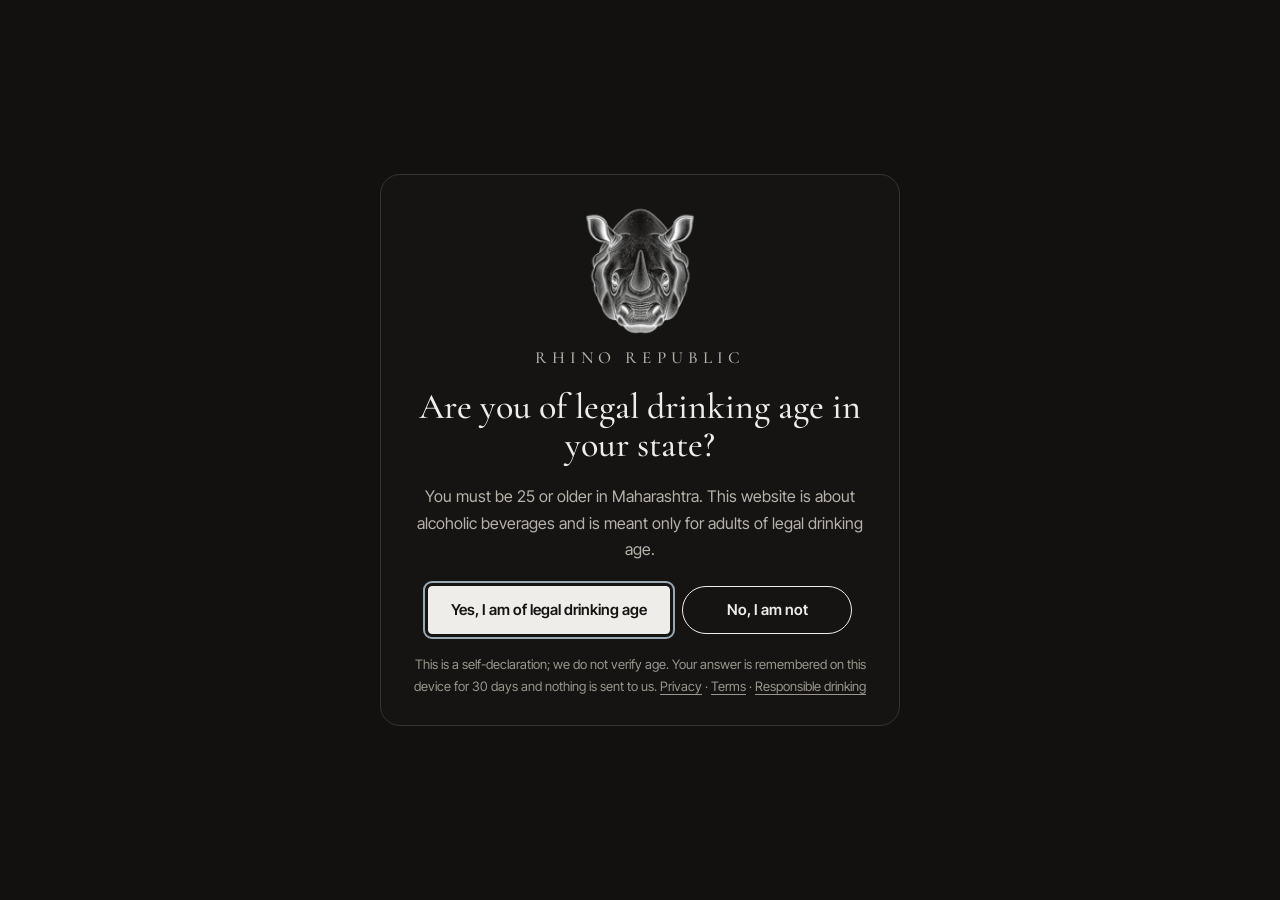
<file: range.html>
<!doctype html>
<html lang="en-IN">
<head>
<meta charset="utf-8">
<meta name="viewport" content="width=device-width, initial-scale=1">
<meta name="robots" content="noindex, nofollow">
<title>Spirits | Rhino Republic</title>
<meta name="description" content="This page has moved to the Spirits section.">
<meta name="theme-color" content="#151413">
<meta property="og:title" content="Spirits | Rhino Republic">
<meta property="og:description" content="This page has moved to the Spirits section.">
<meta property="og:image" content="assets/img/og-image.jpg">
<meta property="og:type" content="website">
<meta name="twitter:card" content="summary_large_image">
<link rel="icon" type="image/png" href="assets/img/favicon.png">
<link rel="apple-touch-icon" href="assets/img/apple-touch-icon.png">
<link rel="preload" href="assets/fonts/CormorantGaramond-var-latin.woff2" as="font" type="font/woff2" crossorigin>
<link rel="preload" href="assets/fonts/InterTight-var-latin.woff2" as="font" type="font/woff2" crossorigin>
<link rel="stylesheet" href="css/site.css">
<script src="js/gate-check.js"></script>
</head>
<body class="gated">
<div class="gate" id="gate" role="dialog" aria-modal="true" aria-labelledby="gate-title" aria-describedby="gate-desc">
  <div class="gate__card">
    <picture><source type="image/webp" srcset="assets/img/rhino-head-light-128.webp 128w, assets/img/rhino-head-light-256.webp 256w, assets/img/rhino-head-light-512.webp 512w" sizes="120px"><img class="gate__mark" src="assets/img/rhino-head-light-256.png" srcset="assets/img/rhino-head-light-128.png 128w, assets/img/rhino-head-light-256.png 256w, assets/img/rhino-head-light-512.png 512w" sizes="120px" width="225" height="256" alt="Rhino Republic rhino head mark"></picture>
    <p class="gate__brand">Rhino Republic</p>
    <h1 class="gate__title" id="gate-title">Are you of legal drinking age in your state?</h1>
    <p class="gate__desc" id="gate-desc">You must be 25 or older in Maharashtra. This website is about alcoholic beverages and is meant only for adults of legal drinking age.</p>
    <div class="gate__actions">
      <button type="button" class="btn btn--solid" id="gate-yes">Yes, I am of legal drinking age</button>
      <a class="btn btn--ghost" id="gate-no" href="not-of-age.html">No, I am not</a>
    </div>
    <noscript><p class="gate__note">Please enable JavaScript to confirm your age and enter this site.</p></noscript>
    <p class="gate__fine">This is a self-declaration; we do not verify age. Your answer is remembered on this device for 30 days and nothing is sent to us. <a href="privacy.html">Privacy</a> &middot; <a href="terms.html">Terms</a> &middot; <a href="responsible-drinking.html">Responsible drinking</a></p>
  </div>
</div>
<a class="skip" href="#main">Skip to content</a>
<header class="top" id="top">
  <div class="wrap top__in">
    <a class="logo" href="index.html" aria-label="Rhino Republic home">
      <picture><source type="image/webp" srcset="assets/img/rhino-head-light-128.webp 128w, assets/img/rhino-head-light-256.webp 256w" sizes="36px"><img src="assets/img/rhino-head-light-256.png" srcset="assets/img/rhino-head-light-128.png 128w, assets/img/rhino-head-light-256.png 256w" sizes="36px" width="113" height="128" alt=""></picture><span>Rhino Republic</span>
    </a>
    <nav aria-label="Main">
      <ul class="nav-inline"><li><a href="index.html">Home</a></li><li><a href="spirits.html">Spirits</a></li><li><a href="beverages.html">Beverages</a></li><li><a href="story.html">Story &amp; Company</a></li><li><a href="trade.html">Trade</a></li><li><a href="contact.html">Contact</a></li></ul>
      <details class="menu"><summary>Menu</summary><ul class="nav"><li><a href="index.html">Home</a></li><li><a href="spirits.html">Spirits</a></li><li><a href="beverages.html">Beverages</a></li><li><a href="story.html">Story &amp; Company</a></li><li><a href="trade.html">Trade</a></li><li><a href="contact.html">Contact</a></li></ul></details>
    </nav>
  </div>
</header>
<main id="main">
<section class="page-head"><div class="wrap">
  <p class="eyebrow">Spirits</p>
  <h1>This page has moved</h1>
  <p class="lede">The premium spirits listing is now on the Spirits page.</p>
  <p class="more"><a class="btn btn--solid" href="spirits.html">Go to Spirits</a></p>
</div></section>
</main>
<footer class="foot">
  <div class="wrap">
    <div class="foot__warn">
      <p class="foot__drink">Drink responsibly.</p>
      <p>Consumption of alcohol is injurious to health. Be safe, don&rsquo;t drink and drive.</p>
      <p>For adults of legal drinking age only: 25+ in Maharashtra.</p>
    </div>
    <ul class="foot__links">
      <li><a href="spirits.html">Spirits</a></li><li><a href="beverages.html">Beverages</a></li><li><a href="story.html">Story &amp; Company</a></li><li><a href="trade.html">Trade &amp; Distributors</a></li><li><a href="contact.html">Contact</a></li><li><a href="privacy.html">Privacy</a></li><li><a href="terms.html">Terms</a></li><li><a href="responsible-drinking.html">Responsible drinking</a></li>
    </ul>
    <p>&copy; 2026 Rhino Spirits &amp; Beverages Private Limited &middot; CIN U11011MR2026PTC482018 &middot; Thane, Maharashtra</p>
    <p>No online sales. Products are in development and not yet available.</p>
    <p class="foot__art">Concept draft art. Brand artwork on this website is provisional and not final.</p>
  </div>
</footer>
<script src="js/site.js" defer></script>
</body>
</html>
</file>
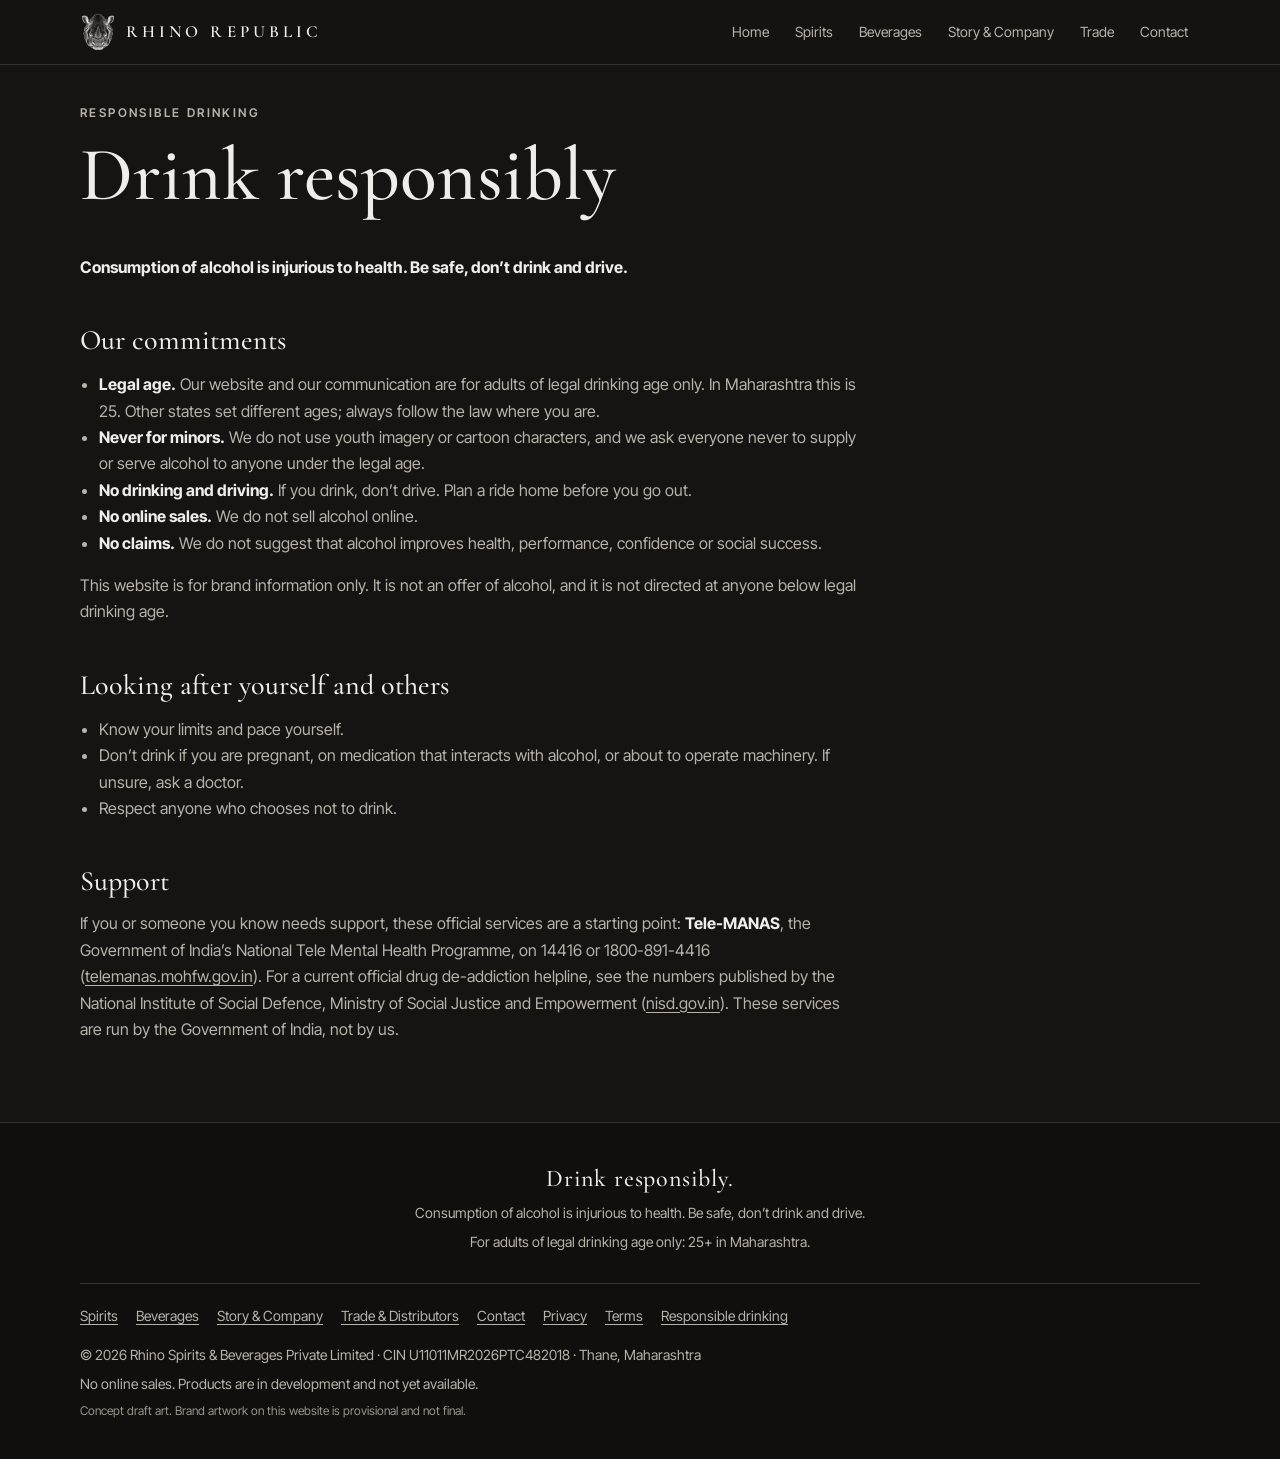
<file: responsible-drinking.html>
<!doctype html>
<html lang="en-IN">
<head>
<meta charset="utf-8">
<meta name="viewport" content="width=device-width, initial-scale=1">
<meta name="robots" content="noindex, nofollow">
<title>Responsible drinking | Rhino Republic</title>
<meta name="description" content="Rhino Republic responsible drinking commitments.">
<meta name="theme-color" content="#151413">
<meta property="og:title" content="Responsible drinking | Rhino Republic">
<meta property="og:description" content="Rhino Republic responsible drinking commitments.">
<meta property="og:image" content="assets/img/og-image.jpg">
<meta property="og:type" content="website">
<meta name="twitter:card" content="summary_large_image">
<link rel="icon" type="image/png" href="assets/img/favicon.png">
<link rel="apple-touch-icon" href="assets/img/apple-touch-icon.png">
<link rel="preload" href="assets/fonts/CormorantGaramond-var-latin.woff2" as="font" type="font/woff2" crossorigin>
<link rel="preload" href="assets/fonts/InterTight-var-latin.woff2" as="font" type="font/woff2" crossorigin>
<link rel="stylesheet" href="css/site.css">
</head>
<body>
<a class="skip" href="#main">Skip to content</a>
<header class="top" id="top">
  <div class="wrap top__in">
    <a class="logo" href="index.html" aria-label="Rhino Republic home">
      <picture><source type="image/webp" srcset="assets/img/rhino-head-light-128.webp 128w, assets/img/rhino-head-light-256.webp 256w" sizes="36px"><img src="assets/img/rhino-head-light-256.png" srcset="assets/img/rhino-head-light-128.png 128w, assets/img/rhino-head-light-256.png 256w" sizes="36px" width="113" height="128" alt=""></picture><span>Rhino Republic</span>
    </a>
    <nav aria-label="Main">
      <ul class="nav-inline"><li><a href="index.html">Home</a></li><li><a href="spirits.html">Spirits</a></li><li><a href="beverages.html">Beverages</a></li><li><a href="story.html">Story &amp; Company</a></li><li><a href="trade.html">Trade</a></li><li><a href="contact.html">Contact</a></li></ul>
      <details class="menu"><summary>Menu</summary><ul class="nav"><li><a href="index.html">Home</a></li><li><a href="spirits.html">Spirits</a></li><li><a href="beverages.html">Beverages</a></li><li><a href="story.html">Story &amp; Company</a></li><li><a href="trade.html">Trade</a></li><li><a href="contact.html">Contact</a></li></ul></details>
    </nav>
  </div>
</header>
<main id="main">
<div class="wrap"><article class="doc">
<p class="eyebrow">Responsible drinking</p>
<h1>Drink responsibly</h1>
<p><strong>Consumption of alcohol is injurious to health. Be safe, don&rsquo;t drink and drive.</strong></p>
<h2>Our commitments</h2>
<ul>
<li><strong>Legal age.</strong> Our website and our communication are for adults of legal drinking age only. In Maharashtra this is 25. Other states set different ages; always follow the law where you are.</li>
<li><strong>Never for minors.</strong> We do not use youth imagery or cartoon characters, and we ask everyone never to supply or serve alcohol to anyone under the legal age.</li>
<li><strong>No drinking and driving.</strong> If you drink, don&rsquo;t drive. Plan a ride home before you go out.</li>
<li><strong>No online sales.</strong> We do not sell alcohol online.</li>
<li><strong>No claims.</strong> We do not suggest that alcohol improves health, performance, confidence or social success.</li>
</ul>
<p>This website is for brand information only. It is not an offer of alcohol, and it is not directed at anyone below legal drinking age.</p>
<h2>Looking after yourself and others</h2>
<ul>
<li>Know your limits and pace yourself.</li>
<li>Don&rsquo;t drink if you are pregnant, on medication that interacts with alcohol, or about to operate machinery. If unsure, ask a doctor.</li>
<li>Respect anyone who chooses not to drink.</li>
</ul>
<h2>Support</h2>
<p>If you or someone you know needs support, these official services are a starting point: <strong>Tele-MANAS</strong>, the Government of India&rsquo;s National Tele Mental Health Programme, on 14416 or 1800-891-4416 (<a href="https://telemanas.mohfw.gov.in/" rel="noopener noreferrer">telemanas.mohfw.gov.in</a>). For a current official drug de-addiction helpline, see the numbers published by the National Institute of Social Defence, Ministry of Social Justice and Empowerment (<a href="https://nisd.gov.in/helplines.html" rel="noopener noreferrer">nisd.gov.in</a>). These services are run by the Government of India, not by us.</p>
</article></div>
</main>
<footer class="foot">
  <div class="wrap">
    <div class="foot__warn">
      <p class="foot__drink">Drink responsibly.</p>
      <p>Consumption of alcohol is injurious to health. Be safe, don&rsquo;t drink and drive.</p>
      <p>For adults of legal drinking age only: 25+ in Maharashtra.</p>
    </div>
    <ul class="foot__links">
      <li><a href="spirits.html">Spirits</a></li><li><a href="beverages.html">Beverages</a></li><li><a href="story.html">Story &amp; Company</a></li><li><a href="trade.html">Trade &amp; Distributors</a></li><li><a href="contact.html">Contact</a></li><li><a href="privacy.html">Privacy</a></li><li><a href="terms.html">Terms</a></li><li><a href="responsible-drinking.html">Responsible drinking</a></li>
    </ul>
    <p>&copy; 2026 Rhino Spirits &amp; Beverages Private Limited &middot; CIN U11011MR2026PTC482018 &middot; Thane, Maharashtra</p>
    <p>No online sales. Products are in development and not yet available.</p>
    <p class="foot__art">Concept draft art. Brand artwork on this website is provisional and not final.</p>
  </div>
</footer>
<script src="js/site.js" defer></script>
</body>
</html>
</file>
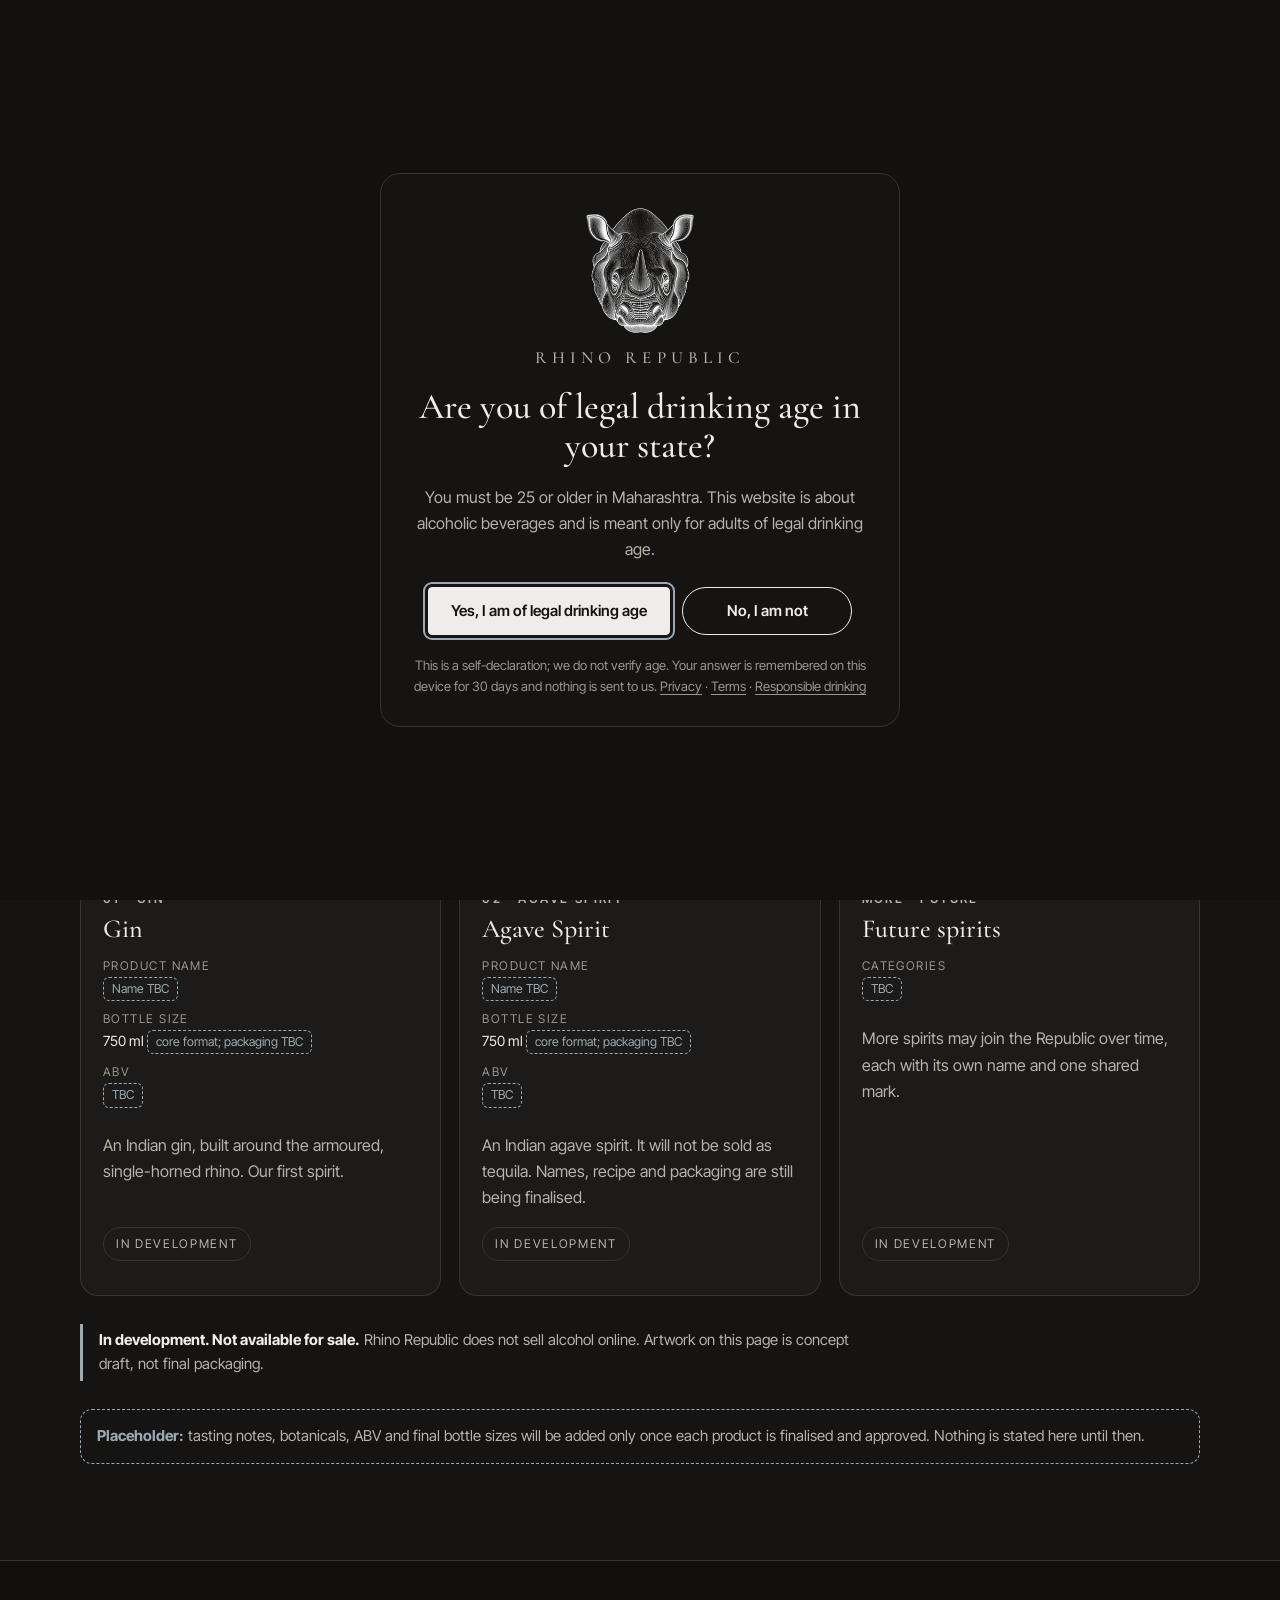
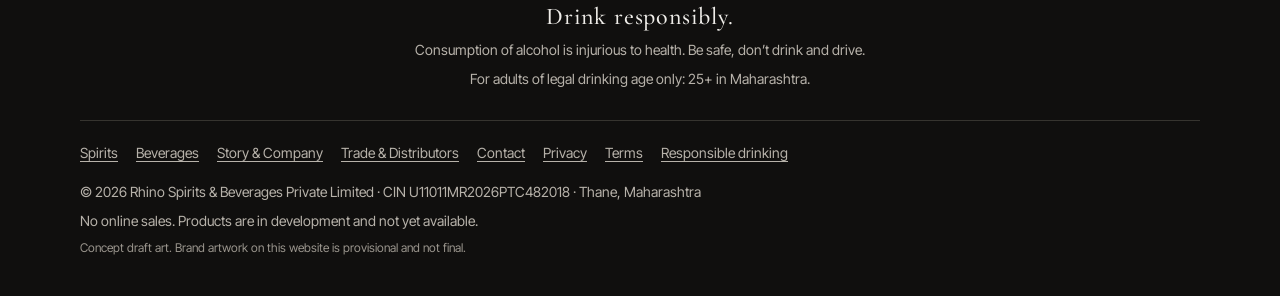
<file: spirits.html>
<!doctype html>
<html lang="en-IN">
<head>
<meta charset="utf-8">
<meta name="viewport" content="width=device-width, initial-scale=1">
<meta name="robots" content="noindex, nofollow">
<title>Spirits | Rhino Republic</title>
<meta name="description" content="Rhino Republic spirits in development: Gin, Agave Spirit and future spirits. Not available for sale.">
<meta name="theme-color" content="#151413">
<meta property="og:title" content="Spirits | Rhino Republic">
<meta property="og:description" content="Rhino Republic spirits in development: Gin, Agave Spirit and future spirits. Not available for sale.">
<meta property="og:image" content="assets/img/og-image.jpg">
<meta property="og:type" content="website">
<meta name="twitter:card" content="summary_large_image">
<link rel="icon" type="image/png" href="assets/img/favicon.png">
<link rel="apple-touch-icon" href="assets/img/apple-touch-icon.png">
<link rel="preload" href="assets/fonts/CormorantGaramond-var-latin.woff2" as="font" type="font/woff2" crossorigin>
<link rel="preload" href="assets/fonts/InterTight-var-latin.woff2" as="font" type="font/woff2" crossorigin>
<link rel="stylesheet" href="css/site.css">
<script src="js/gate-check.js"></script>
</head>
<body class="gated">
<div class="gate" id="gate" role="dialog" aria-modal="true" aria-labelledby="gate-title" aria-describedby="gate-desc">
  <div class="gate__card">
    <picture><source type="image/webp" srcset="assets/img/rhino-head-light-128.webp 128w, assets/img/rhino-head-light-256.webp 256w, assets/img/rhino-head-light-512.webp 512w" sizes="120px"><img class="gate__mark" src="assets/img/rhino-head-light-256.png" srcset="assets/img/rhino-head-light-128.png 128w, assets/img/rhino-head-light-256.png 256w, assets/img/rhino-head-light-512.png 512w" sizes="120px" width="225" height="256" alt="Rhino Republic rhino head mark"></picture>
    <p class="gate__brand">Rhino Republic</p>
    <h1 class="gate__title" id="gate-title">Are you of legal drinking age in your state?</h1>
    <p class="gate__desc" id="gate-desc">You must be 25 or older in Maharashtra. This website is about alcoholic beverages and is meant only for adults of legal drinking age.</p>
    <div class="gate__actions">
      <button type="button" class="btn btn--solid" id="gate-yes">Yes, I am of legal drinking age</button>
      <a class="btn btn--ghost" id="gate-no" href="not-of-age.html">No, I am not</a>
    </div>
    <noscript><p class="gate__note">Please enable JavaScript to confirm your age and enter this site.</p></noscript>
    <p class="gate__fine">This is a self-declaration; we do not verify age. Your answer is remembered on this device for 30 days and nothing is sent to us. <a href="privacy.html">Privacy</a> &middot; <a href="terms.html">Terms</a> &middot; <a href="responsible-drinking.html">Responsible drinking</a></p>
  </div>
</div>
<a class="skip" href="#main">Skip to content</a>
<header class="top" id="top">
  <div class="wrap top__in">
    <a class="logo" href="index.html" aria-label="Rhino Republic home">
      <picture><source type="image/webp" srcset="assets/img/rhino-head-light-128.webp 128w, assets/img/rhino-head-light-256.webp 256w" sizes="36px"><img src="assets/img/rhino-head-light-256.png" srcset="assets/img/rhino-head-light-128.png 128w, assets/img/rhino-head-light-256.png 256w" sizes="36px" width="113" height="128" alt=""></picture><span>Rhino Republic</span>
    </a>
    <nav aria-label="Main">
      <ul class="nav-inline"><li><a href="index.html">Home</a></li><li><a href="spirits.html" aria-current="page">Spirits</a></li><li><a href="beverages.html">Beverages</a></li><li><a href="story.html">Story &amp; Company</a></li><li><a href="trade.html">Trade</a></li><li><a href="contact.html">Contact</a></li></ul>
      <details class="menu"><summary>Menu</summary><ul class="nav"><li><a href="index.html">Home</a></li><li><a href="spirits.html" aria-current="page">Spirits</a></li><li><a href="beverages.html">Beverages</a></li><li><a href="story.html">Story &amp; Company</a></li><li><a href="trade.html">Trade</a></li><li><a href="contact.html">Contact</a></li></ul></details>
    </nav>
  </div>
</header>
<main id="main">
<section class="page-head"><div class="wrap">
  <p class="eyebrow">Spirits</p>
  <h1>Citizens of the Republic</h1>
  <p class="lede">A premium spirits range under one brand universe. Every product below is in development: names, recipes, bottles and labels are not final. The recorded core bottle format is 750 ml glass.</p>
</div></section>
<section class="section" aria-label="Spirits in development"><div class="wrap">
  <ul class="cards" role="list">
  <li class="card card--slate">
    <div class="card__img card__img--mark"><picture><source type="image/webp" srcset="assets/img/rhino-head-light-256.webp 256w, assets/img/rhino-head-light-512.webp 512w" sizes="180px"><img src="assets/img/rhino-head-light-256.png" srcset="assets/img/rhino-head-light-256.png 256w, assets/img/rhino-head-light-512.png 512w" sizes="180px" width="225" height="256" alt="Rhino Republic rhino head mark" loading="lazy" decoding="async"></picture></div>
    <div class="card__body">
      <p class="card__no">01 &middot; Gin</p>
      <h3>Gin</h3>
      <dl>
        <dt>Product name</dt><dd><span class="ph">Name TBC</span></dd>
        <dt>Bottle size</dt><dd>750 ml <span class="ph">core format; packaging TBC</span></dd>
        <dt>ABV</dt><dd><span class="ph">TBC</span></dd>
      </dl>
      <p>An Indian gin, built around the armoured, single-horned rhino. Our first spirit.</p>
      <p class="tag">In development</p>
    </div>
  </li>
  <li class="card card--clay">
    <div class="card__img card__img--mark"><picture><source type="image/webp" srcset="assets/img/rhino-side-light-512.webp 512w, assets/img/rhino-side-light-1024.webp 1024w" sizes="220px"><img src="assets/img/rhino-side-light-512.png" srcset="assets/img/rhino-side-light-512.png 512w, assets/img/rhino-side-light-1024.png 1024w" sizes="220px" width="512" height="288" alt="Engraved illustration of an Indian one-horned rhino walking" loading="lazy" decoding="async"></picture></div>
    <div class="card__body">
      <p class="card__no">02 &middot; Agave Spirit</p>
      <h3>Agave Spirit</h3>
      <dl>
        <dt>Product name</dt><dd><span class="ph">Name TBC</span></dd>
        <dt>Bottle size</dt><dd>750 ml <span class="ph">core format; packaging TBC</span></dd>
        <dt>ABV</dt><dd><span class="ph">TBC</span></dd>
      </dl>
      <p>An Indian agave spirit. It will not be sold as tequila. Names, recipe and packaging are still being finalised.</p>
      <p class="tag">In development</p>
    </div>
  </li>
  <li class="card card--earth">
    <div class="card__img card__img--mark"><picture><source type="image/webp" srcset="assets/img/rhino-head-light-256.webp 256w, assets/img/rhino-head-light-512.webp 512w" sizes="180px"><img src="assets/img/rhino-head-light-256.png" srcset="assets/img/rhino-head-light-256.png 256w, assets/img/rhino-head-light-512.png 512w" sizes="180px" width="225" height="256" alt="Rhino Republic rhino head mark" loading="lazy" decoding="async"></picture></div>
    <div class="card__body">
      <p class="card__no">More &middot; Future</p>
      <h3>Future spirits</h3>
      <dl><dt>Categories</dt><dd><span class="ph">TBC</span></dd></dl>
      <p>More spirits may join the Republic over time, each with its own name and one shared mark.</p>
      <p class="tag">In development</p>
    </div>
  </li>
</ul>
  <p class="note"><strong>In development. Not available for sale.</strong> Rhino Republic does not sell alcohol online. Artwork on this page is concept draft, not final packaging.</p>
  <div class="ph-block more"><strong>Placeholder:</strong> tasting notes, botanicals, ABV and final bottle sizes will be added only once each product is finalised and approved. Nothing is stated here until then.</div>
</div></section>
</main>
<footer class="foot">
  <div class="wrap">
    <div class="foot__warn">
      <p class="foot__drink">Drink responsibly.</p>
      <p>Consumption of alcohol is injurious to health. Be safe, don&rsquo;t drink and drive.</p>
      <p>For adults of legal drinking age only: 25+ in Maharashtra.</p>
    </div>
    <ul class="foot__links">
      <li><a href="spirits.html">Spirits</a></li><li><a href="beverages.html">Beverages</a></li><li><a href="story.html">Story &amp; Company</a></li><li><a href="trade.html">Trade &amp; Distributors</a></li><li><a href="contact.html">Contact</a></li><li><a href="privacy.html">Privacy</a></li><li><a href="terms.html">Terms</a></li><li><a href="responsible-drinking.html">Responsible drinking</a></li>
    </ul>
    <p>&copy; 2026 Rhino Spirits &amp; Beverages Private Limited &middot; CIN U11011MR2026PTC482018 &middot; Thane, Maharashtra</p>
    <p>No online sales. Products are in development and not yet available.</p>
    <p class="foot__art">Concept draft art. Brand artwork on this website is provisional and not final.</p>
  </div>
</footer>
<script src="js/site.js" defer></script>
</body>
</html>
</file>
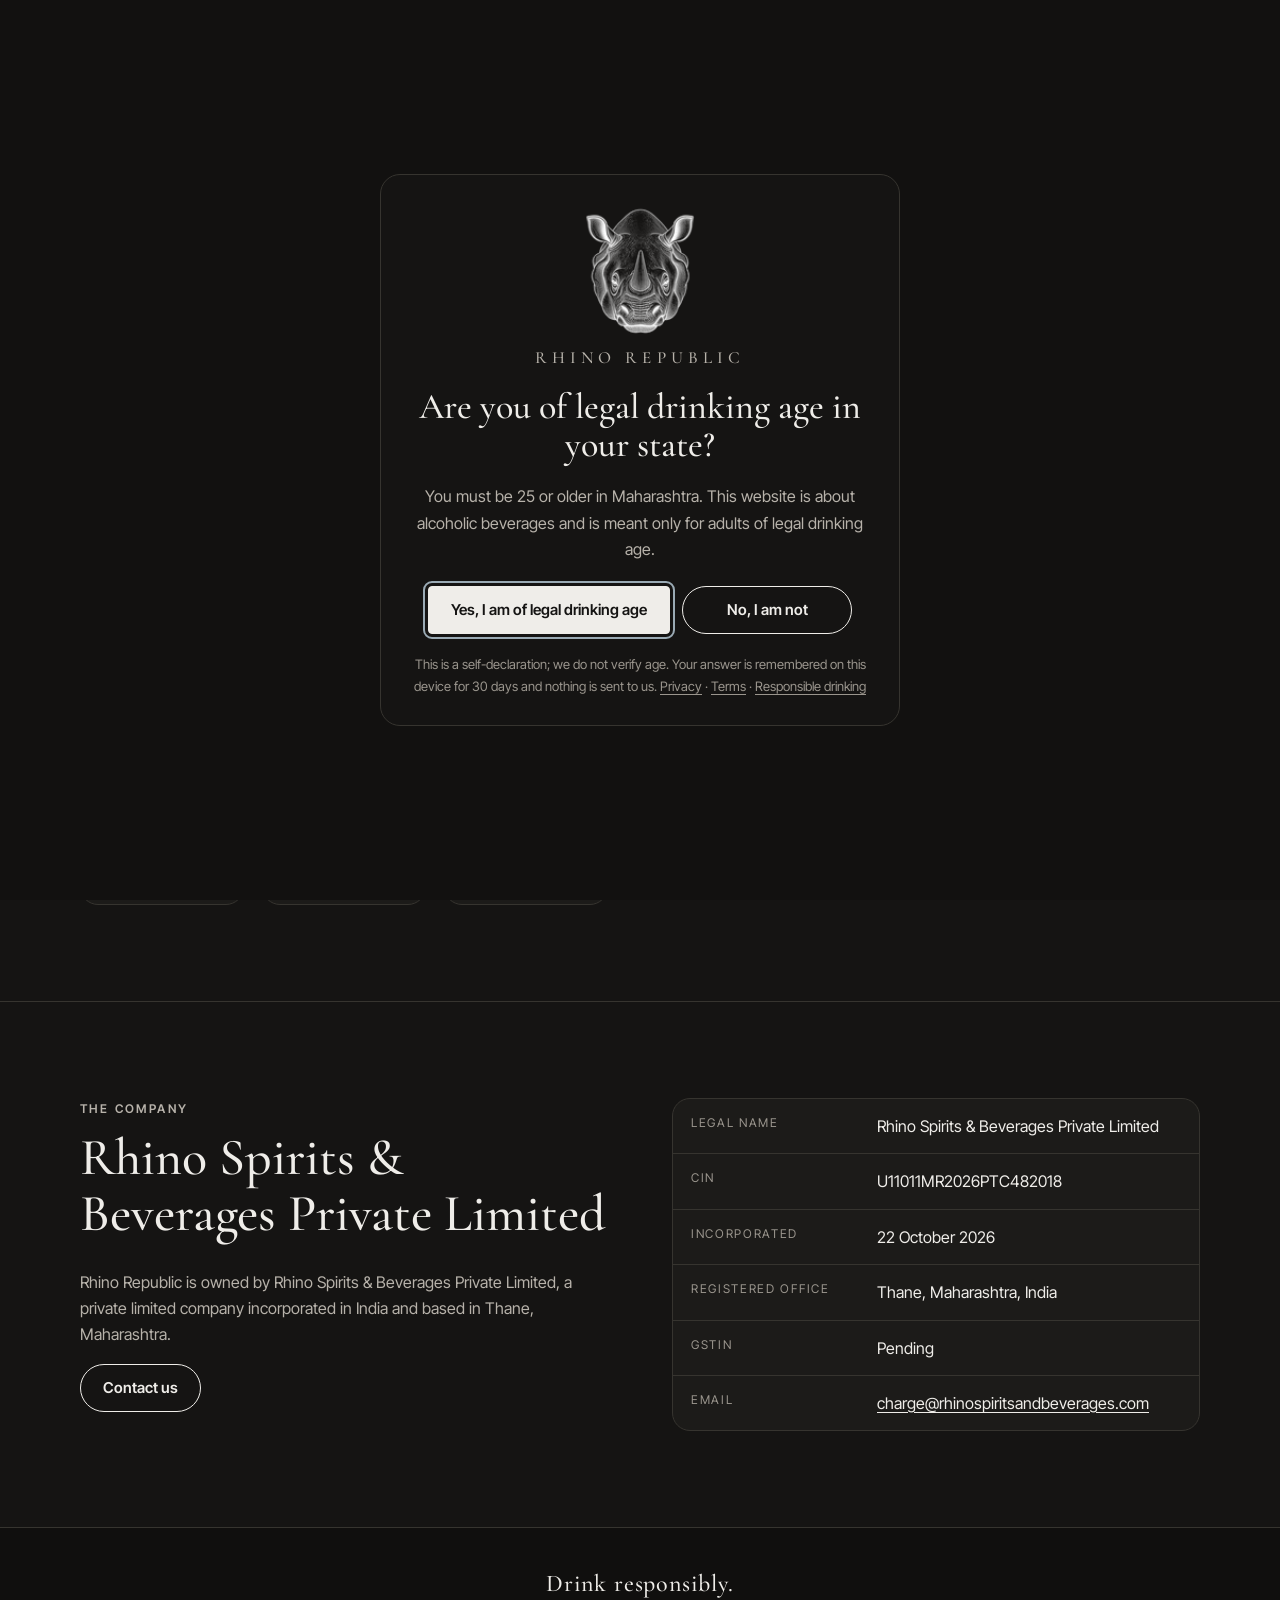
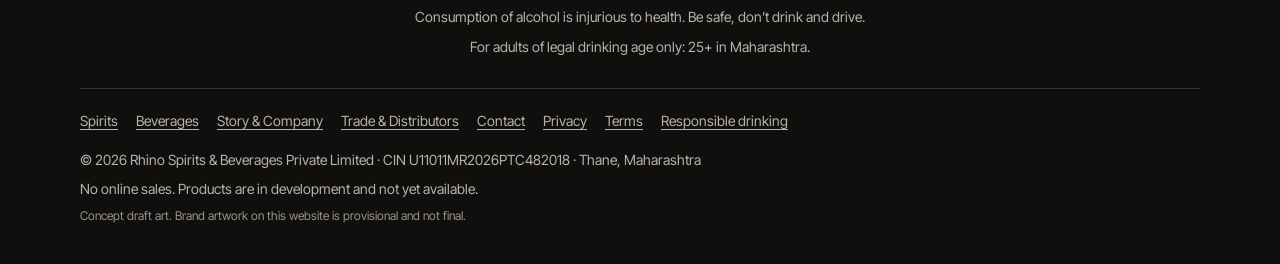
<file: story.html>
<!doctype html>
<html lang="en-IN">
<head>
<meta charset="utf-8">
<meta name="viewport" content="width=device-width, initial-scale=1">
<meta name="robots" content="noindex, nofollow">
<title>Story &amp; Company | Rhino Republic</title>
<meta name="description" content="The story behind Rhino Republic and the company that owns it: Rhino Spirits &amp; Beverages Private Limited, Thane.">
<meta name="theme-color" content="#151413">
<meta property="og:title" content="Story &amp; Company | Rhino Republic">
<meta property="og:description" content="The story behind Rhino Republic and the company that owns it: Rhino Spirits &amp; Beverages Private Limited, Thane.">
<meta property="og:image" content="assets/img/og-image.jpg">
<meta property="og:type" content="website">
<meta name="twitter:card" content="summary_large_image">
<link rel="icon" type="image/png" href="assets/img/favicon.png">
<link rel="apple-touch-icon" href="assets/img/apple-touch-icon.png">
<link rel="preload" href="assets/fonts/CormorantGaramond-var-latin.woff2" as="font" type="font/woff2" crossorigin>
<link rel="preload" href="assets/fonts/InterTight-var-latin.woff2" as="font" type="font/woff2" crossorigin>
<link rel="stylesheet" href="css/site.css">
<script src="js/gate-check.js"></script>
</head>
<body class="gated">
<div class="gate" id="gate" role="dialog" aria-modal="true" aria-labelledby="gate-title" aria-describedby="gate-desc">
  <div class="gate__card">
    <picture><source type="image/webp" srcset="assets/img/rhino-head-light-128.webp 128w, assets/img/rhino-head-light-256.webp 256w, assets/img/rhino-head-light-512.webp 512w" sizes="120px"><img class="gate__mark" src="assets/img/rhino-head-light-256.png" srcset="assets/img/rhino-head-light-128.png 128w, assets/img/rhino-head-light-256.png 256w, assets/img/rhino-head-light-512.png 512w" sizes="120px" width="225" height="256" alt="Rhino Republic rhino head mark"></picture>
    <p class="gate__brand">Rhino Republic</p>
    <h1 class="gate__title" id="gate-title">Are you of legal drinking age in your state?</h1>
    <p class="gate__desc" id="gate-desc">You must be 25 or older in Maharashtra. This website is about alcoholic beverages and is meant only for adults of legal drinking age.</p>
    <div class="gate__actions">
      <button type="button" class="btn btn--solid" id="gate-yes">Yes, I am of legal drinking age</button>
      <a class="btn btn--ghost" id="gate-no" href="not-of-age.html">No, I am not</a>
    </div>
    <noscript><p class="gate__note">Please enable JavaScript to confirm your age and enter this site.</p></noscript>
    <p class="gate__fine">This is a self-declaration; we do not verify age. Your answer is remembered on this device for 30 days and nothing is sent to us. <a href="privacy.html">Privacy</a> &middot; <a href="terms.html">Terms</a> &middot; <a href="responsible-drinking.html">Responsible drinking</a></p>
  </div>
</div>
<a class="skip" href="#main">Skip to content</a>
<header class="top" id="top">
  <div class="wrap top__in">
    <a class="logo" href="index.html" aria-label="Rhino Republic home">
      <picture><source type="image/webp" srcset="assets/img/rhino-head-light-128.webp 128w, assets/img/rhino-head-light-256.webp 256w" sizes="36px"><img src="assets/img/rhino-head-light-256.png" srcset="assets/img/rhino-head-light-128.png 128w, assets/img/rhino-head-light-256.png 256w" sizes="36px" width="113" height="128" alt=""></picture><span>Rhino Republic</span>
    </a>
    <nav aria-label="Main">
      <ul class="nav-inline"><li><a href="index.html">Home</a></li><li><a href="spirits.html">Spirits</a></li><li><a href="beverages.html">Beverages</a></li><li><a href="story.html" aria-current="page">Story &amp; Company</a></li><li><a href="trade.html">Trade</a></li><li><a href="contact.html">Contact</a></li></ul>
      <details class="menu"><summary>Menu</summary><ul class="nav"><li><a href="index.html">Home</a></li><li><a href="spirits.html">Spirits</a></li><li><a href="beverages.html">Beverages</a></li><li><a href="story.html" aria-current="page">Story &amp; Company</a></li><li><a href="trade.html">Trade</a></li><li><a href="contact.html">Contact</a></li></ul></details>
    </nav>
  </div>
</header>
<main id="main">
<section class="page-head"><div class="wrap">
  <p class="eyebrow">Story &amp; Company</p>
  <h1>Why a rhino</h1>
  <p class="lede">Rhino Republic is the umbrella brand universe for all of our alcohol brands. The mascot is the Indian one-horned rhino: a single horn, plated skin, and a calm refusal to step off the path.</p>
</div></section>
<section class="section"><div class="wrap split">
  <div>
    <h2>Character over prettiness</h2>
    <p class="muted">Our range is planned as a premium one, for drinkers who want character and resilience rather than decoration. Every spirit gets its own name; all of them share one mark.</p>
    <div class="pillars">
  <article><h3>Armour</h3><p>The one-horned rhino&rsquo;s plated skin stands for confidence and resilience. An Indian species, with one horn only.</p></article>
  <article><h3>Republic</h3><p>A place you belong to. Drinkers, bartenders and makers are all citizens of the Republic.</p></article>
  <article><h3>One mark</h3><p>One recognisable rhino, used with restraint. Character over decoration, on every bottle we make.</p></article>
</div>
  </div>
  <figure class="plate">
    <picture><source type="image/webp" srcset="assets/img/rhino-side-ink-512.webp 512w, assets/img/rhino-side-ink-1024.webp 1024w, assets/img/rhino-side-ink-2048.webp 2048w" sizes="(min-width:1000px) 560px, 100vw"><img src="assets/img/rhino-side-ink-512.png" srcset="assets/img/rhino-side-ink-512.png 512w, assets/img/rhino-side-ink-1024.png 1024w" sizes="(min-width:1000px) 560px, 100vw" width="2048" height="1152" alt="Engraved illustration of an Indian one-horned rhino walking" loading="lazy" decoding="async"></picture>
    <figcaption>The walking Indian one-horned rhino. Concept draft artwork.</figcaption>
  </figure>
</div></section>
<section class="section" aria-labelledby="co-title"><div class="wrap split">
  <div>
    <p class="eyebrow">The company</p>
    <h2 id="co-title">Rhino Spirits &amp; Beverages Private Limited</h2>
    <p class="muted">Rhino Republic is owned by Rhino Spirits &amp; Beverages Private Limited, a private limited company incorporated in India and based in Thane, Maharashtra.</p>
    <p><a class="btn btn--ghost" href="contact.html">Contact us</a></p>
  </div>
  <dl class="facts">
    <div><dt>Legal name</dt><dd>Rhino Spirits &amp; Beverages Private Limited</dd></div>
    <div><dt>CIN</dt><dd>U11011MR2026PTC482018</dd></div>
    <div><dt>Incorporated</dt><dd>22 October 2026</dd></div>
    <div><dt>Registered office</dt><dd>Thane, Maharashtra, India</dd></div>
    <div><dt>GSTIN</dt><dd>Pending</dd></div>
    <div><dt>Email</dt><dd><a href="mailto:charge@rhinospiritsandbeverages.com">charge@rhinospiritsandbeverages.com</a></dd></div>
  </dl>
</div></section>
</main>
<footer class="foot">
  <div class="wrap">
    <div class="foot__warn">
      <p class="foot__drink">Drink responsibly.</p>
      <p>Consumption of alcohol is injurious to health. Be safe, don&rsquo;t drink and drive.</p>
      <p>For adults of legal drinking age only: 25+ in Maharashtra.</p>
    </div>
    <ul class="foot__links">
      <li><a href="spirits.html">Spirits</a></li><li><a href="beverages.html">Beverages</a></li><li><a href="story.html">Story &amp; Company</a></li><li><a href="trade.html">Trade &amp; Distributors</a></li><li><a href="contact.html">Contact</a></li><li><a href="privacy.html">Privacy</a></li><li><a href="terms.html">Terms</a></li><li><a href="responsible-drinking.html">Responsible drinking</a></li>
    </ul>
    <p>&copy; 2026 Rhino Spirits &amp; Beverages Private Limited &middot; CIN U11011MR2026PTC482018 &middot; Thane, Maharashtra</p>
    <p>No online sales. Products are in development and not yet available.</p>
    <p class="foot__art">Concept draft art. Brand artwork on this website is provisional and not final.</p>
  </div>
</footer>
<script src="js/site.js" defer></script>
</body>
</html>
</file>
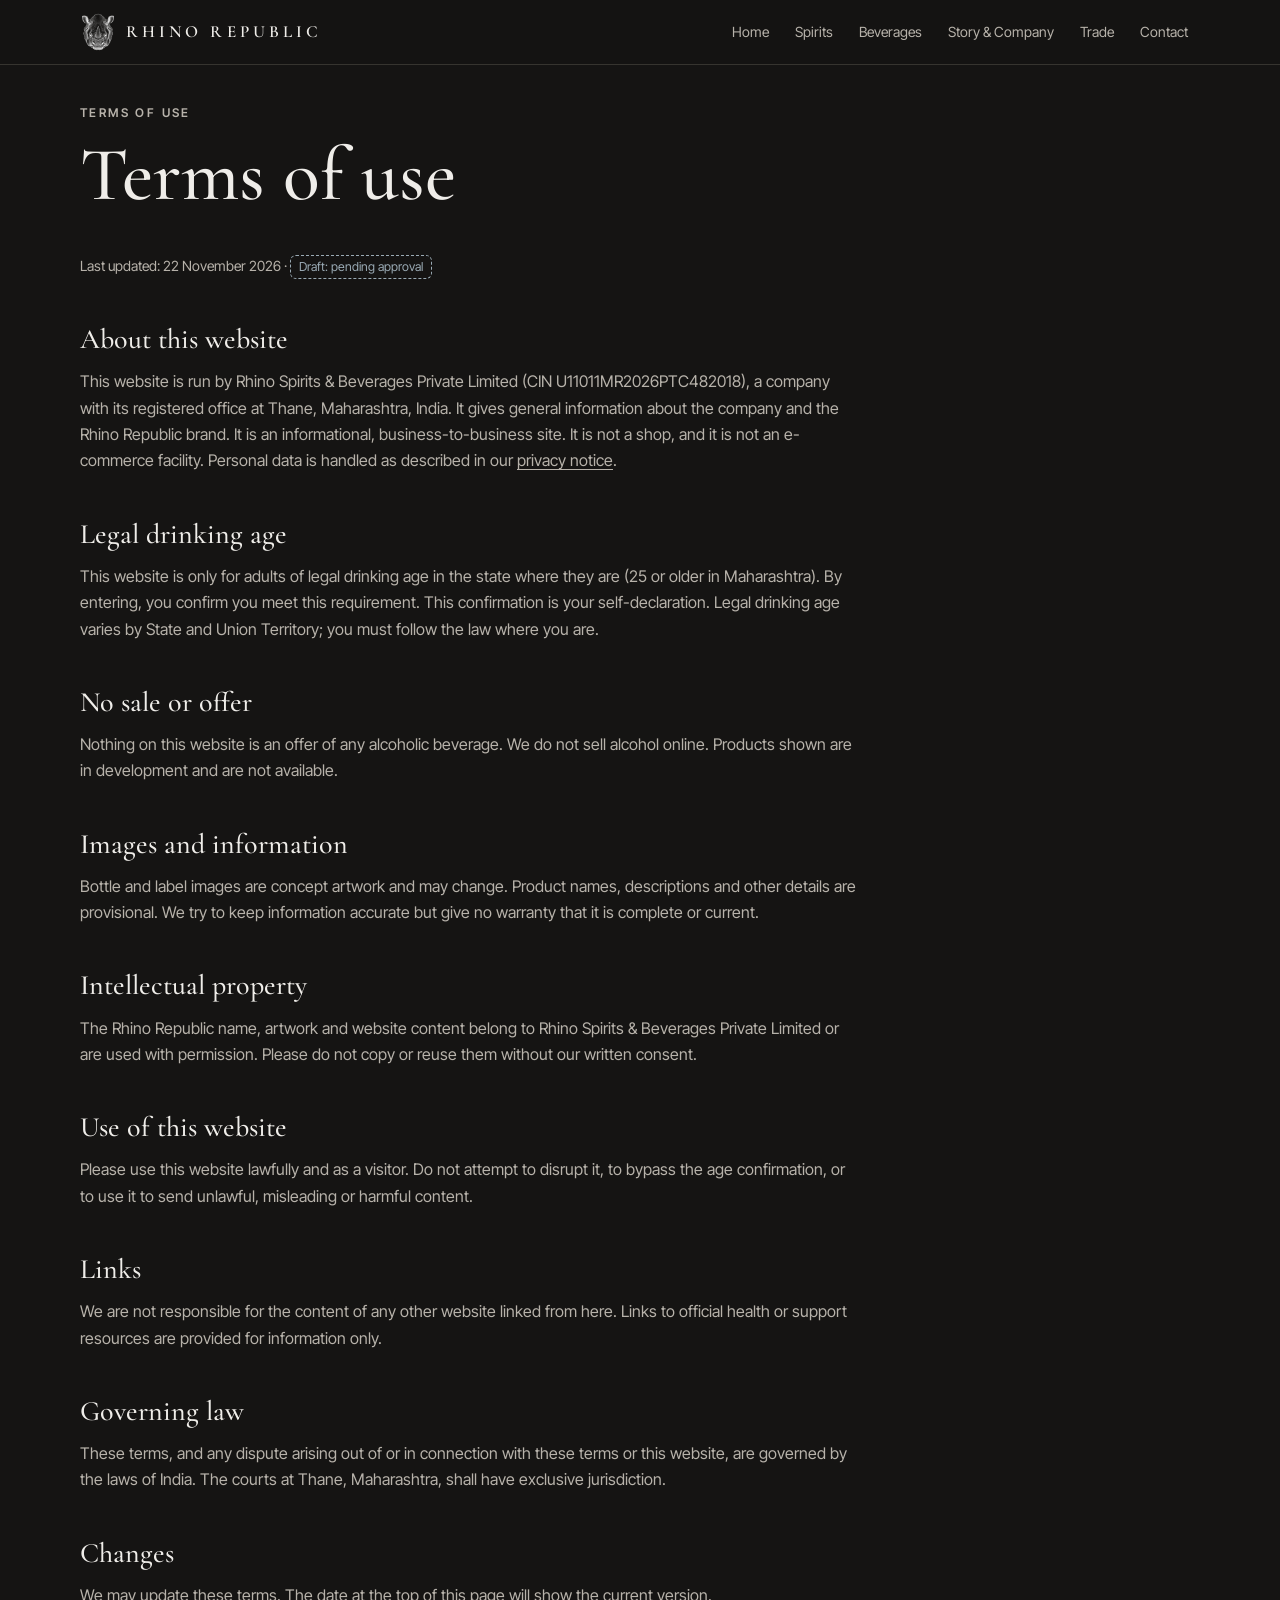
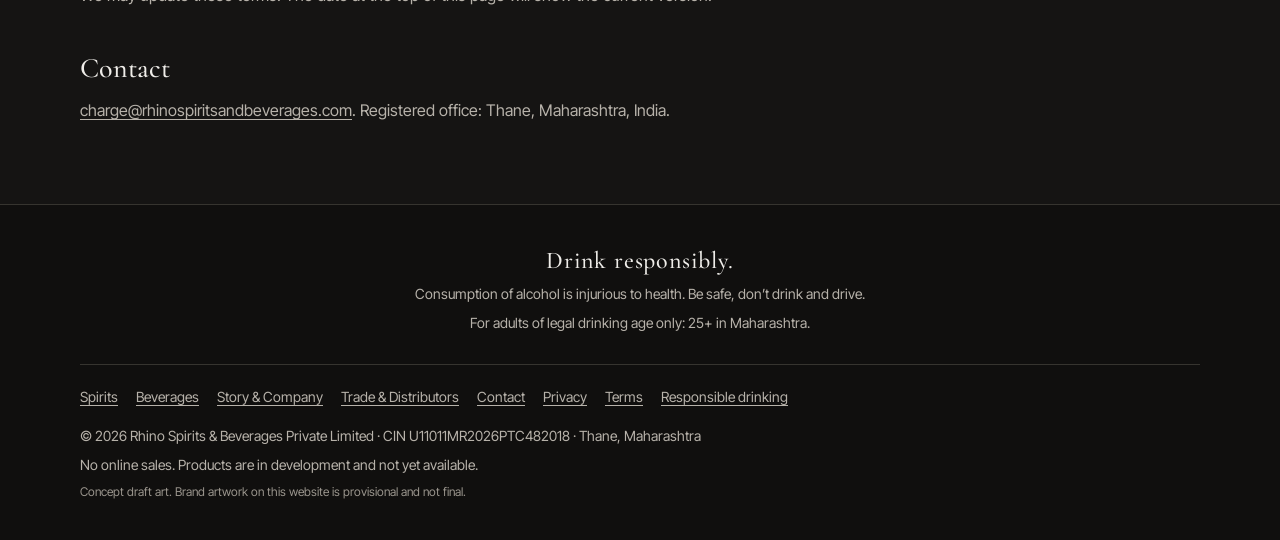
<file: terms.html>
<!doctype html>
<html lang="en-IN">
<head>
<meta charset="utf-8">
<meta name="viewport" content="width=device-width, initial-scale=1">
<meta name="robots" content="noindex, nofollow">
<title>Terms of use | Rhino Republic</title>
<meta name="description" content="Terms of use for the Rhino Republic website.">
<meta name="theme-color" content="#151413">
<meta property="og:title" content="Terms of use | Rhino Republic">
<meta property="og:description" content="Terms of use for the Rhino Republic website.">
<meta property="og:image" content="assets/img/og-image.jpg">
<meta property="og:type" content="website">
<meta name="twitter:card" content="summary_large_image">
<link rel="icon" type="image/png" href="assets/img/favicon.png">
<link rel="apple-touch-icon" href="assets/img/apple-touch-icon.png">
<link rel="preload" href="assets/fonts/CormorantGaramond-var-latin.woff2" as="font" type="font/woff2" crossorigin>
<link rel="preload" href="assets/fonts/InterTight-var-latin.woff2" as="font" type="font/woff2" crossorigin>
<link rel="stylesheet" href="css/site.css">
</head>
<body>
<a class="skip" href="#main">Skip to content</a>
<header class="top" id="top">
  <div class="wrap top__in">
    <a class="logo" href="index.html" aria-label="Rhino Republic home">
      <picture><source type="image/webp" srcset="assets/img/rhino-head-light-128.webp 128w, assets/img/rhino-head-light-256.webp 256w" sizes="36px"><img src="assets/img/rhino-head-light-256.png" srcset="assets/img/rhino-head-light-128.png 128w, assets/img/rhino-head-light-256.png 256w" sizes="36px" width="113" height="128" alt=""></picture><span>Rhino Republic</span>
    </a>
    <nav aria-label="Main">
      <ul class="nav-inline"><li><a href="index.html">Home</a></li><li><a href="spirits.html">Spirits</a></li><li><a href="beverages.html">Beverages</a></li><li><a href="story.html">Story &amp; Company</a></li><li><a href="trade.html">Trade</a></li><li><a href="contact.html">Contact</a></li></ul>
      <details class="menu"><summary>Menu</summary><ul class="nav"><li><a href="index.html">Home</a></li><li><a href="spirits.html">Spirits</a></li><li><a href="beverages.html">Beverages</a></li><li><a href="story.html">Story &amp; Company</a></li><li><a href="trade.html">Trade</a></li><li><a href="contact.html">Contact</a></li></ul></details>
    </nav>
  </div>
</header>
<main id="main">
<div class="wrap"><article class="doc">
<p class="eyebrow">Terms of use</p>
<h1>Terms of use</h1>
<p class="meta">Last updated: 22 November 2026 &middot; <span class="ph">Draft: pending approval</span></p>
<h2>About this website</h2>
<p>This website is run by Rhino Spirits &amp; Beverages Private Limited (CIN U11011MR2026PTC482018), a company with its registered office at Thane, Maharashtra, India. It gives general information about the company and the Rhino Republic brand. It is an informational, business-to-business site. It is not a shop, and it is not an e-commerce facility. Personal data is handled as described in our <a href="privacy.html">privacy notice</a>.</p>
<h2>Legal drinking age</h2>
<p>This website is only for adults of legal drinking age in the state where they are (25 or older in Maharashtra). By entering, you confirm you meet this requirement. This confirmation is your self-declaration. Legal drinking age varies by State and Union Territory; you must follow the law where you are.</p>
<h2>No sale or offer</h2>
<p>Nothing on this website is an offer of any alcoholic beverage. We do not sell alcohol online. Products shown are in development and are not available.</p>
<h2>Images and information</h2>
<p>Bottle and label images are concept artwork and may change. Product names, descriptions and other details are provisional. We try to keep information accurate but give no warranty that it is complete or current.</p>
<h2>Intellectual property</h2>
<p>The Rhino Republic name, artwork and website content belong to Rhino Spirits &amp; Beverages Private Limited or are used with permission. Please do not copy or reuse them without our written consent.</p>
<h2>Use of this website</h2>
<p>Please use this website lawfully and as a visitor. Do not attempt to disrupt it, to bypass the age confirmation, or to use it to send unlawful, misleading or harmful content.</p>
<h2>Links</h2>
<p>We are not responsible for the content of any other website linked from here. Links to official health or support resources are provided for information only.</p>
<h2>Governing law</h2>
<p>These terms, and any dispute arising out of or in connection with these terms or this website, are governed by the laws of India. The courts at Thane, Maharashtra, shall have exclusive jurisdiction.</p>
<h2>Changes</h2>
<p>We may update these terms. The date at the top of this page will show the current version.</p>
<h2>Contact</h2>
<p><a href="mailto:charge@rhinospiritsandbeverages.com">charge@rhinospiritsandbeverages.com</a>. Registered office: Thane, Maharashtra, India.</p>
</article></div>
</main>
<footer class="foot">
  <div class="wrap">
    <div class="foot__warn">
      <p class="foot__drink">Drink responsibly.</p>
      <p>Consumption of alcohol is injurious to health. Be safe, don&rsquo;t drink and drive.</p>
      <p>For adults of legal drinking age only: 25+ in Maharashtra.</p>
    </div>
    <ul class="foot__links">
      <li><a href="spirits.html">Spirits</a></li><li><a href="beverages.html">Beverages</a></li><li><a href="story.html">Story &amp; Company</a></li><li><a href="trade.html">Trade &amp; Distributors</a></li><li><a href="contact.html">Contact</a></li><li><a href="privacy.html">Privacy</a></li><li><a href="terms.html">Terms</a></li><li><a href="responsible-drinking.html">Responsible drinking</a></li>
    </ul>
    <p>&copy; 2026 Rhino Spirits &amp; Beverages Private Limited &middot; CIN U11011MR2026PTC482018 &middot; Thane, Maharashtra</p>
    <p>No online sales. Products are in development and not yet available.</p>
    <p class="foot__art">Concept draft art. Brand artwork on this website is provisional and not final.</p>
  </div>
</footer>
<script src="js/site.js" defer></script>
</body>
</html>
</file>
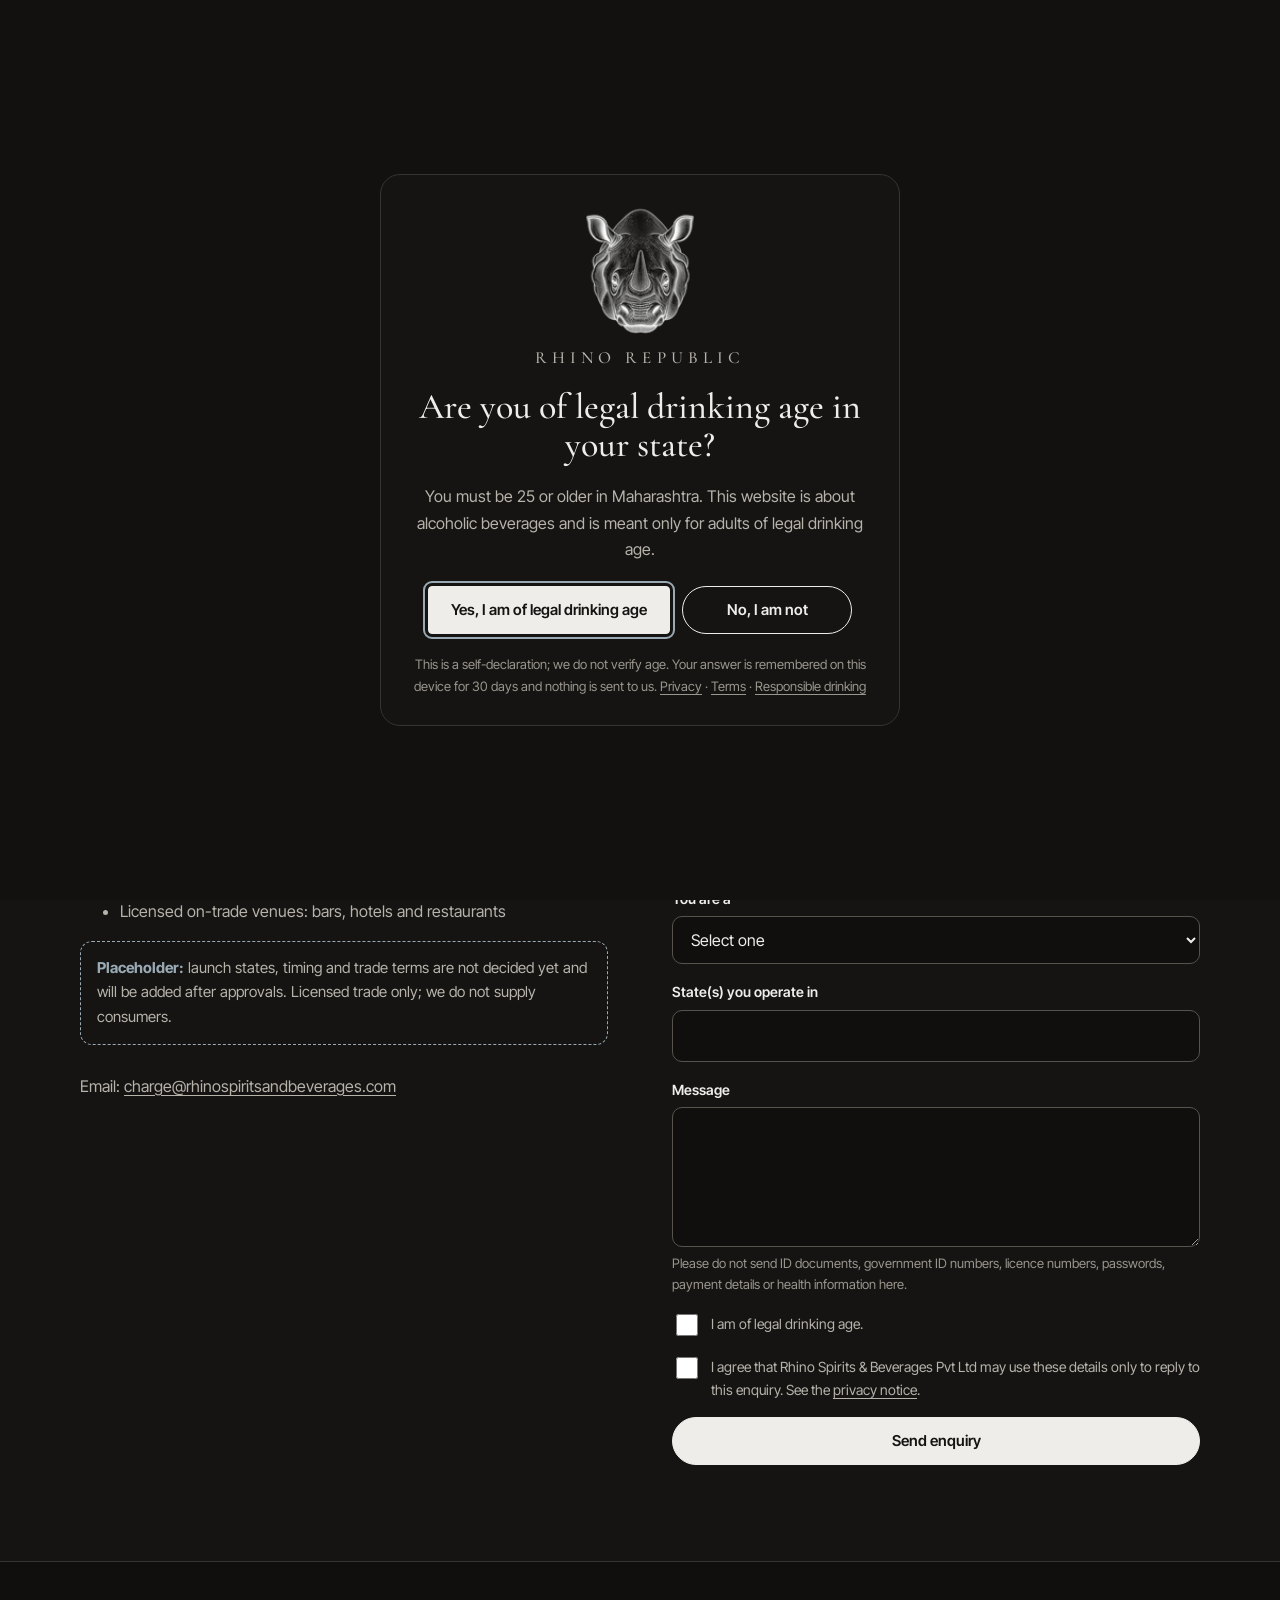
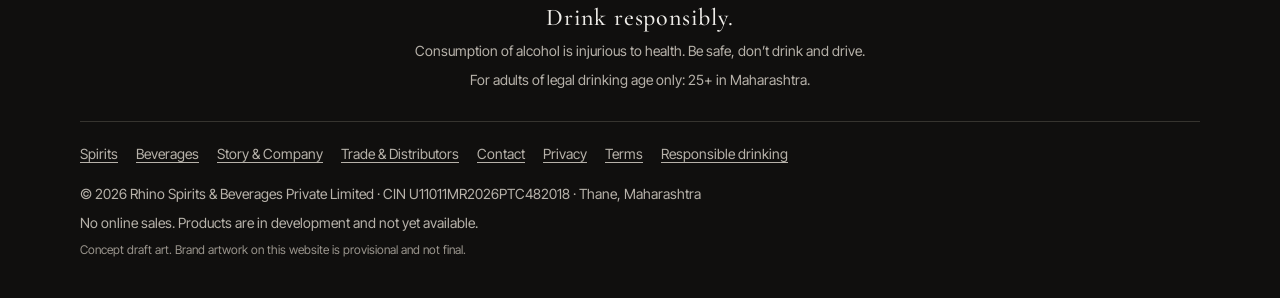
<file: trade.html>
<!doctype html>
<html lang="en-IN">
<head>
<meta charset="utf-8">
<meta name="viewport" content="width=device-width, initial-scale=1">
<meta name="robots" content="noindex, nofollow">
<title>Trade &amp; Distributor Enquiries | Rhino Republic</title>
<meta name="description" content="Trade and distributor enquiries for Rhino Republic. Licensed trade only. No consumer sales.">
<meta name="theme-color" content="#151413">
<meta property="og:title" content="Trade &amp; Distributor Enquiries | Rhino Republic">
<meta property="og:description" content="Trade and distributor enquiries for Rhino Republic. Licensed trade only. No consumer sales.">
<meta property="og:image" content="assets/img/og-image.jpg">
<meta property="og:type" content="website">
<meta name="twitter:card" content="summary_large_image">
<link rel="icon" type="image/png" href="assets/img/favicon.png">
<link rel="apple-touch-icon" href="assets/img/apple-touch-icon.png">
<link rel="preload" href="assets/fonts/CormorantGaramond-var-latin.woff2" as="font" type="font/woff2" crossorigin>
<link rel="preload" href="assets/fonts/InterTight-var-latin.woff2" as="font" type="font/woff2" crossorigin>
<link rel="stylesheet" href="css/site.css">
<script src="js/gate-check.js"></script>
</head>
<body class="gated">
<div class="gate" id="gate" role="dialog" aria-modal="true" aria-labelledby="gate-title" aria-describedby="gate-desc">
  <div class="gate__card">
    <picture><source type="image/webp" srcset="assets/img/rhino-head-light-128.webp 128w, assets/img/rhino-head-light-256.webp 256w, assets/img/rhino-head-light-512.webp 512w" sizes="120px"><img class="gate__mark" src="assets/img/rhino-head-light-256.png" srcset="assets/img/rhino-head-light-128.png 128w, assets/img/rhino-head-light-256.png 256w, assets/img/rhino-head-light-512.png 512w" sizes="120px" width="225" height="256" alt="Rhino Republic rhino head mark"></picture>
    <p class="gate__brand">Rhino Republic</p>
    <h1 class="gate__title" id="gate-title">Are you of legal drinking age in your state?</h1>
    <p class="gate__desc" id="gate-desc">You must be 25 or older in Maharashtra. This website is about alcoholic beverages and is meant only for adults of legal drinking age.</p>
    <div class="gate__actions">
      <button type="button" class="btn btn--solid" id="gate-yes">Yes, I am of legal drinking age</button>
      <a class="btn btn--ghost" id="gate-no" href="not-of-age.html">No, I am not</a>
    </div>
    <noscript><p class="gate__note">Please enable JavaScript to confirm your age and enter this site.</p></noscript>
    <p class="gate__fine">This is a self-declaration; we do not verify age. Your answer is remembered on this device for 30 days and nothing is sent to us. <a href="privacy.html">Privacy</a> &middot; <a href="terms.html">Terms</a> &middot; <a href="responsible-drinking.html">Responsible drinking</a></p>
  </div>
</div>
<a class="skip" href="#main">Skip to content</a>
<header class="top" id="top">
  <div class="wrap top__in">
    <a class="logo" href="index.html" aria-label="Rhino Republic home">
      <picture><source type="image/webp" srcset="assets/img/rhino-head-light-128.webp 128w, assets/img/rhino-head-light-256.webp 256w" sizes="36px"><img src="assets/img/rhino-head-light-256.png" srcset="assets/img/rhino-head-light-128.png 128w, assets/img/rhino-head-light-256.png 256w" sizes="36px" width="113" height="128" alt=""></picture><span>Rhino Republic</span>
    </a>
    <nav aria-label="Main">
      <ul class="nav-inline"><li><a href="index.html">Home</a></li><li><a href="spirits.html">Spirits</a></li><li><a href="beverages.html">Beverages</a></li><li><a href="story.html">Story &amp; Company</a></li><li><a href="trade.html" aria-current="page">Trade</a></li><li><a href="contact.html">Contact</a></li></ul>
      <details class="menu"><summary>Menu</summary><ul class="nav"><li><a href="index.html">Home</a></li><li><a href="spirits.html">Spirits</a></li><li><a href="beverages.html">Beverages</a></li><li><a href="story.html">Story &amp; Company</a></li><li><a href="trade.html" aria-current="page">Trade</a></li><li><a href="contact.html">Contact</a></li></ul></details>
    </nav>
  </div>
</header>
<main id="main">
<section class="page-head"><div class="wrap">
  <p class="eyebrow">Trade &amp; Distributors</p>
  <h1>Trade enquiries</h1>
  <p class="lede">We are a pre-launch company. We expect to work with licensed partners for bottling and distribution, under the excise rules of each state. We are happy to hear from licensed trade.</p>
</div></section>
<section class="section"><div class="wrap split">
  <div>
    <h2>Who should get in touch</h2>
    <ul class="muted">
      <li>Licensed distributors and wholesalers (for example FL-I licence holders in Maharashtra)</li>
      <li>Licensed bottlers and contract manufacturers</li>
      <li>Licensed on-trade venues: bars, hotels and restaurants</li>
    </ul>
    <div class="ph-block"><strong>Placeholder:</strong> launch states, timing and trade terms are not decided yet and will be added after approvals. Licensed trade only; we do not supply consumers.</div>
    <p class="muted more">Email: <a href="mailto:charge@rhinospiritsandbeverages.com">charge@rhinospiritsandbeverages.com</a></p>
  </div>
  <form class="form js-form" novalidate aria-labelledby="trade-form-title">
    <h2 id="trade-form-title">Trade enquiry form</h2>
    <p class="ph-block"><strong>Preview:</strong> this form is not connected yet. Nothing you type is sent or stored.</p>
    <div class="hp" aria-hidden="true"><label for="hp-website">Leave this field empty</label><input type="text" id="hp-website" name="website" tabindex="-1" autocomplete="off"></div>
    <div class="field"><label for="t-name">Your name</label><input id="t-name" name="name" autocomplete="name" required></div>
    <div class="field"><label for="t-company">Company</label><input id="t-company" name="company" autocomplete="organization" required></div>
    <div class="field"><label for="t-email">Work email</label><input id="t-email" name="email" type="email" autocomplete="email" required></div>
    <div class="field"><label for="t-type">You are a</label>
      <select id="t-type" name="type" required><option value="">Select one</option><option>Licensed distributor / wholesaler</option><option>Licensed bottler / manufacturer</option><option>Licensed bar, hotel or restaurant</option><option>Other licensed trade</option></select></div>
    <div class="field"><label for="t-state">State(s) you operate in</label><input id="t-state" name="state" required></div>
    <div class="field"><label for="t-msg">Message</label><textarea id="t-msg" name="message" aria-describedby="t-msg-hint" required></textarea><small id="t-msg-hint">Please do not send ID documents, government ID numbers, licence numbers, passwords, payment details or health information here.</small></div>
    <label class="check"><input type="checkbox" name="age" required> <span>I am of legal drinking age.</span></label>
    <label class="check"><input type="checkbox" name="consent" required> <span>I agree that Rhino Spirits &amp; Beverages Pvt Ltd may use these details only to reply to this enquiry. See the <a href="privacy.html">privacy notice</a>.</span></label>
    <button class="btn btn--solid" type="submit">Send enquiry</button>
    <p class="form__status" role="status" hidden></p>
  </form>
</div></section>
</main>
<footer class="foot">
  <div class="wrap">
    <div class="foot__warn">
      <p class="foot__drink">Drink responsibly.</p>
      <p>Consumption of alcohol is injurious to health. Be safe, don&rsquo;t drink and drive.</p>
      <p>For adults of legal drinking age only: 25+ in Maharashtra.</p>
    </div>
    <ul class="foot__links">
      <li><a href="spirits.html">Spirits</a></li><li><a href="beverages.html">Beverages</a></li><li><a href="story.html">Story &amp; Company</a></li><li><a href="trade.html">Trade &amp; Distributors</a></li><li><a href="contact.html">Contact</a></li><li><a href="privacy.html">Privacy</a></li><li><a href="terms.html">Terms</a></li><li><a href="responsible-drinking.html">Responsible drinking</a></li>
    </ul>
    <p>&copy; 2026 Rhino Spirits &amp; Beverages Private Limited &middot; CIN U11011MR2026PTC482018 &middot; Thane, Maharashtra</p>
    <p>No online sales. Products are in development and not yet available.</p>
    <p class="foot__art">Concept draft art. Brand artwork on this website is provisional and not final.</p>
  </div>
</footer>
<script src="js/site.js" defer></script>
</body>
</html>
</file>
<file: css/site.css>
/* Rhino Republic v2. Mobile-first. Palette from brand rules: ink #2B2A28, white, rhino tones (slate, clay, earth). No gold, no red. */
@font-face{font-family:"Cormorant Garamond";src:url(../assets/fonts/CormorantGaramond-var-latin.woff2) format("woff2");font-weight:300 700;font-style:normal;font-display:swap}
@font-face{font-family:"Cormorant Garamond";src:url(../assets/fonts/CormorantGaramond-Italic-var-latin.woff2) format("woff2");font-weight:300 700;font-style:italic;font-display:swap}
@font-face{font-family:"Inter Tight";src:url(../assets/fonts/InterTight-var-latin.woff2) format("woff2");font-weight:100 900;font-style:normal;font-display:swap}
:root{
  --bg:#151413;--bg2:#1c1b19;--bg3:#100f0e;--line:#36342f;
  --text:#efede9;--muted:#b7b2aa;--dim:#9a958d;
  --slate:#9aaab4;--clay:#cf9a82;--earth:#bda283;
  --serif:"Cormorant Garamond","Iowan Old Style",Palatino,Georgia,serif;
  --sans:"Inter Tight",system-ui,-apple-system,"Segoe UI",Roboto,Arial,sans-serif;
  --r:14px;
}
*{box-sizing:border-box}
html{-webkit-text-size-adjust:100%;scroll-behavior:smooth}
@media (prefers-reduced-motion:reduce){html{scroll-behavior:auto}*{transition:none!important}}
body{margin:0;background:var(--bg);color:var(--text);font:400 16px/1.65 var(--sans);overflow-x:hidden}
img{max-width:100%;height:auto;display:block}
a{color:inherit;text-underline-offset:3px}
a:focus-visible,button:focus-visible,summary:focus-visible,input:focus-visible,select:focus-visible,textarea:focus-visible,[tabindex]:focus-visible{outline:2px solid var(--slate);outline-offset:3px;border-radius:4px}
h1,h2,h3{font-family:var(--serif);font-weight:500;line-height:1.08;margin:0 0 .5em}
h1{font-size:clamp(40px,11vw,76px)}
h2{font-size:clamp(32px,7vw,52px)}
h3{font-size:26px}
p{margin:0 0 1em}
.wrap{max-width:1200px;margin:0 auto;padding:0 20px}
.skip{position:absolute;left:-999px;top:8px;background:var(--text);color:var(--bg);padding:8px 14px;border-radius:6px;z-index:100}
.skip:focus{left:8px}
.eyebrow{font:600 12px/1.4 var(--sans);letter-spacing:.2em;text-transform:uppercase;color:var(--muted);margin-bottom:12px}
.section{padding:64px 0;border-top:1px solid var(--line)}
.lede{color:var(--muted);max-width:640px;font-size:17px}
.muted{color:var(--muted)}
.big{font-family:var(--serif);font-size:clamp(22px,4.6vw,28px);line-height:1.4}
/* placeholders: clearly labelled */
.ph{display:inline-block;border:1px dashed var(--slate);color:var(--slate);padding:1px 8px;border-radius:6px;font-size:.88em;font-style:normal}
.ph-block{border:1px dashed var(--slate);border-radius:12px;padding:14px 16px;color:var(--muted);font-size:15px}
.ph-block strong{color:var(--slate)}

/* buttons */
.btn{display:inline-flex;align-items:center;justify-content:center;min-height:48px;padding:12px 22px;border-radius:999px;font:600 15px/1.2 var(--sans);text-decoration:none;cursor:pointer;border:1px solid var(--text);transition:background .2s,color .2s}
.btn--solid{background:var(--text);color:var(--bg)}
.btn--solid:hover{background:#fff}
.btn--ghost{background:transparent;color:var(--text)}
.btn--ghost:hover{background:rgba(255,255,255,.08)}
.btns{display:flex;gap:12px;flex-wrap:wrap}

/* age gate */
.gate{position:fixed;inset:0;z-index:50;display:flex;align-items:center;justify-content:center;padding:16px;background:#121110;overflow-y:auto}
.gate[hidden],.age-ok .gate{display:none}
html.js:not(.age-ok) body.gated{overflow:hidden}
.gate__card{max-width:520px;width:100%;text-align:center;padding:28px 20px;border:1px solid var(--line);border-radius:20px;background:var(--bg)}
.gate__mark{width:120px;margin:0 auto 10px;display:block}
.gate__mark img{width:100%;height:auto}
.gate__brand{font:500 17px/1 var(--serif);letter-spacing:.3em;text-transform:uppercase;color:var(--muted);margin-bottom:22px}
.gate__title{font-size:clamp(28px,7vw,36px)}
.gate__desc{color:var(--muted)}
.gate__actions{display:flex;flex-direction:column;gap:12px;margin:24px 0 20px}
.gate__fine,.gate__note{font-size:13px;color:var(--dim);margin:0}
.gate__note{color:var(--text);margin-bottom:12px}

/* header + menu */
.top{position:sticky;top:0;z-index:20;background:rgba(21,20,19,.94);border-bottom:1px solid var(--line)}
.top__in{display:flex;align-items:center;justify-content:space-between;gap:12px;min-height:64px}
.logo{display:flex;align-items:center;gap:10px;text-decoration:none;font:600 17px/1 var(--serif);letter-spacing:.24em;text-transform:uppercase;white-space:nowrap}
.logo picture{width:36px;flex:none;display:block}
.logo img{width:36px;height:auto}
.logo--text{letter-spacing:.06em;font-size:14px;white-space:normal;max-width:22ch}
.logo--text span{line-height:1.25}
.menu{position:relative}
.menu summary{list-style:none;cursor:pointer;min-height:44px;display:flex;align-items:center;padding:0 14px;border:1px solid var(--line);border-radius:999px;font-size:14px;letter-spacing:.06em}
.menu summary::-webkit-details-marker{display:none}
.menu[open] summary{background:var(--bg2)}
.nav{list-style:none;margin:0;padding:8px;position:absolute;right:0;top:52px;background:var(--bg2);border:1px solid var(--line);border-radius:14px;min-width:230px}
.nav a{display:block;padding:12px 14px;text-decoration:none;color:var(--muted);border-radius:8px}
.nav a:hover,.nav a[aria-current=page]{color:var(--text);background:rgba(255,255,255,.05)}

.nav-inline{display:none;list-style:none;margin:0;padding:0;gap:2px}
.nav-inline a{display:block;padding:8px 12px;font-size:14px;text-decoration:none;color:var(--muted);border-radius:8px}
.nav-inline a:hover,.nav-inline a[aria-current=page]{color:var(--text)}

/* hero */
.hero{padding:28px 0 56px}
.hero__in{display:grid;gap:28px;align-items:center}
.hero__title{font-size:clamp(52px,15vw,104px);letter-spacing:.02em;text-transform:uppercase;line-height:.92;margin-bottom:20px;font-weight:500}
.hero__lede{font-size:18px;color:var(--muted);max-width:32ch}
.hero__line{font-family:var(--serif);font-style:italic;font-size:24px;margin-bottom:22px}
.notice{display:inline-flex;align-items:center;gap:10px;font-size:14px;border:1px solid var(--line);background:var(--bg2);padding:10px 16px;border-radius:16px;margin-bottom:24px}
.notice__dot{width:8px;height:8px;border-radius:50%;background:var(--slate);flex:none}
.hero__media{margin:0}
.hero__media img{border-radius:var(--r);width:100%}
figcaption{font-size:13px;color:var(--dim);margin-top:10px}
.page-head{padding:40px 0 8px}

/* cards */
.cards{list-style:none;padding:0;margin:32px 0 0;display:grid;gap:18px}
.card{background:var(--bg2);border:1px solid var(--line);border-top:3px solid var(--acc);border-radius:18px;overflow:hidden;display:flex;flex-direction:column}
.card--slate{--acc:var(--slate)}.card--clay{--acc:var(--clay)}.card--earth{--acc:var(--earth)}
.card__img{aspect-ratio:4/3;background:#0f0e0d;display:flex;align-items:flex-end;justify-content:center;overflow:hidden}
.card__img img{height:100%;width:auto}
.card__img--mark{align-items:center}
.card__img--mark img{height:62%;width:auto;opacity:.9}
.card__body{padding:22px;display:flex;flex-direction:column;flex:1}
.card__body h2{font-size:26px}
.card__no{font:600 12px/1 var(--sans);letter-spacing:.2em;text-transform:uppercase;color:var(--acc);margin-bottom:10px}
.card__body p{color:var(--muted)}
.card__body dl{margin:0 0 16px;font-size:14px}
.card__body dt{color:var(--dim);font-size:12px;letter-spacing:.12em;text-transform:uppercase}
.card__body dd{margin:0 0 8px;color:var(--text)}
.tag{margin-top:auto;align-self:flex-start;font-size:12px;letter-spacing:.14em;text-transform:uppercase;border:1px solid var(--line);padding:6px 12px;border-radius:999px}
.note{margin-top:28px;font-size:15px;color:var(--muted);border-left:3px solid var(--slate);padding:4px 0 4px 16px;max-width:780px}
.note strong{color:var(--text)}
.more{margin-top:28px}

/* pillars / story */
.pillars{display:grid;gap:18px;margin-top:28px}
.pillars article{padding:24px;border:1px solid var(--line);border-radius:18px;background:var(--bg2)}
.pillars p{color:var(--muted);margin:0}
.split{display:grid;gap:32px;align-items:center}
.plate{margin:0}
.plate img{border-radius:var(--r);background:#f4f3f1;width:100%}

/* facts */
.facts{margin:0;border:1px solid var(--line);border-radius:18px;background:var(--bg2)}
.facts div{display:grid;gap:2px;padding:14px 18px;border-bottom:1px solid var(--line)}
.facts div:last-child{border-bottom:0}
.facts dt{font-size:12px;letter-spacing:.14em;text-transform:uppercase;color:var(--dim)}
.facts dd{margin:0;overflow-wrap:anywhere}

/* forms */
.form{display:grid;gap:16px;margin-top:24px;max-width:680px}
.field{display:grid;gap:6px}
.field label{font-size:14px;font-weight:600}
.field small{color:var(--dim);font-size:13px}
input,select,textarea{font:inherit;color:var(--text);background:var(--bg3);border:1px solid #57534c;border-radius:10px;padding:12px 14px;width:100%;min-height:48px}
textarea{min-height:140px;resize:vertical}
.check{display:flex;gap:10px;align-items:flex-start;font-size:14px;color:var(--muted)}
.check input{width:22px;min-height:22px;height:22px;margin-top:2px;flex:none}
.hp{position:absolute!important;left:-10000px!important;width:1px;height:1px;overflow:hidden}
.form__status{border-radius:12px;padding:14px 16px;background:var(--bg2);border:1px solid var(--slate)}
.form__status[hidden]{display:none}

/* documents */
.doc{max-width:780px;padding:40px 0 64px}
.doc h2{font-size:28px;margin-top:1.6em}
.doc p,.doc li{color:var(--muted)}
.doc strong{color:var(--text)}
.doc ul{padding-left:1.2em}
.meta{font-size:14px;color:var(--dim)}
.neutral{min-height:70vh;display:flex;align-items:center}
.neutral .doc{text-align:center;margin:0 auto}

/* footer */
.foot{border-top:1px solid var(--line);padding:40px 0 32px;background:var(--bg3);font-size:14px;color:var(--muted)}
.foot__warn{text-align:center;padding-bottom:24px;border-bottom:1px solid var(--line);margin-bottom:20px}
.foot__warn p{margin:0 0 6px}
.foot__drink{font:500 24px/1.3 var(--serif);color:var(--text);letter-spacing:.04em}
.foot__links{list-style:none;padding:0;margin:0 0 16px;display:flex;flex-wrap:wrap;gap:8px 18px}
.foot__links a{color:var(--muted)}
.foot p{margin:0 0 6px}
.foot__art{font-size:12px;color:var(--dim);margin-top:12px}

/* tablet+ */
@media (min-width:720px){
  .wrap{padding:0 32px}
  .section{padding:96px 0}
  .cards{grid-template-columns:repeat(3,minmax(0,1fr))}
  .card__img{aspect-ratio:4/5}
  .pillars{grid-template-columns:repeat(3,minmax(0,1fr))}
  .gate__actions{flex-direction:row;justify-content:center}
  .gate__actions .btn{min-width:170px}
  .facts div{grid-template-columns:170px minmax(0,1fr);gap:16px}
}
@media (min-width:1000px){
  .wrap{padding:0 40px}
  .hero{padding:64px 0 96px}
  .hero__in{grid-template-columns:minmax(0,1fr) minmax(0,1fr);gap:56px}
  .hero__title{font-size:clamp(72px,7vw,104px)}
  .split{grid-template-columns:minmax(0,1fr) minmax(0,1fr);gap:64px}
  .menu{display:none}
  .nav-inline{display:flex}
}
.page-head + .section{padding-top:24px;border-top:0}
</file>
